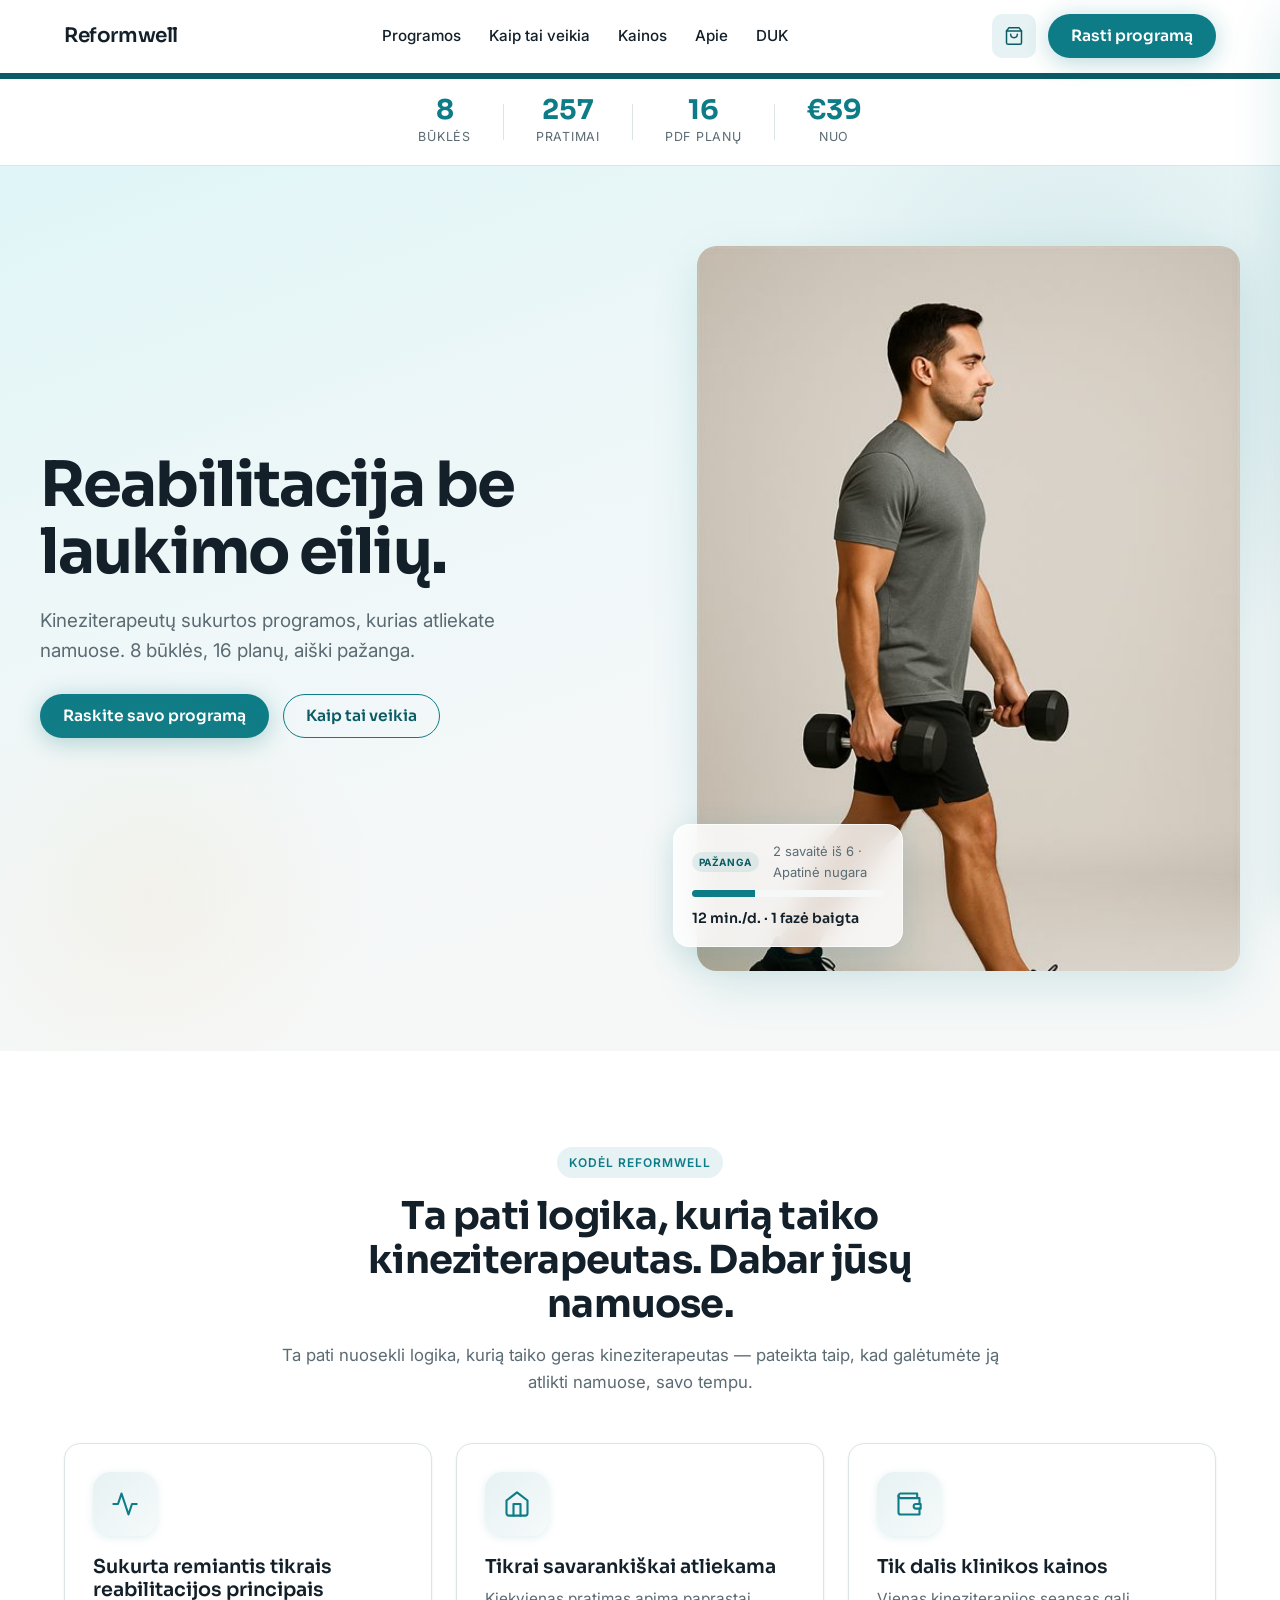
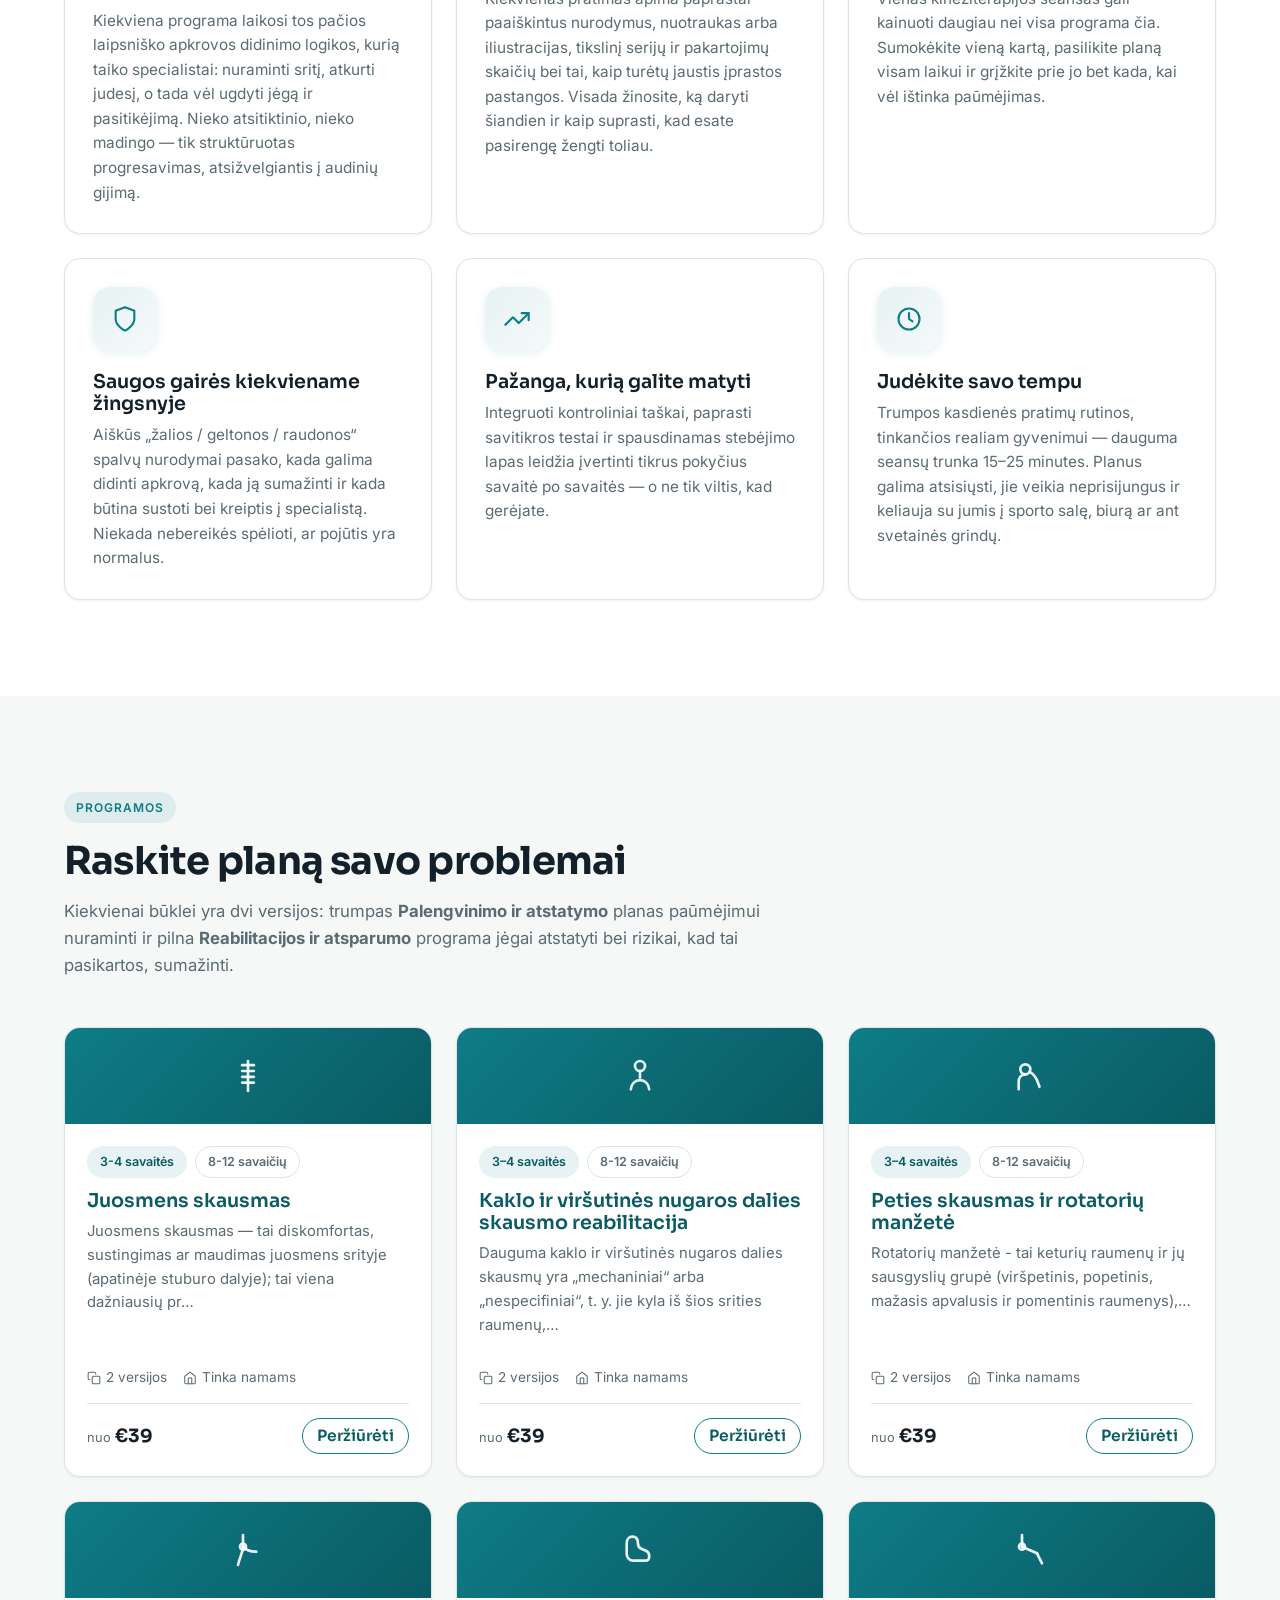
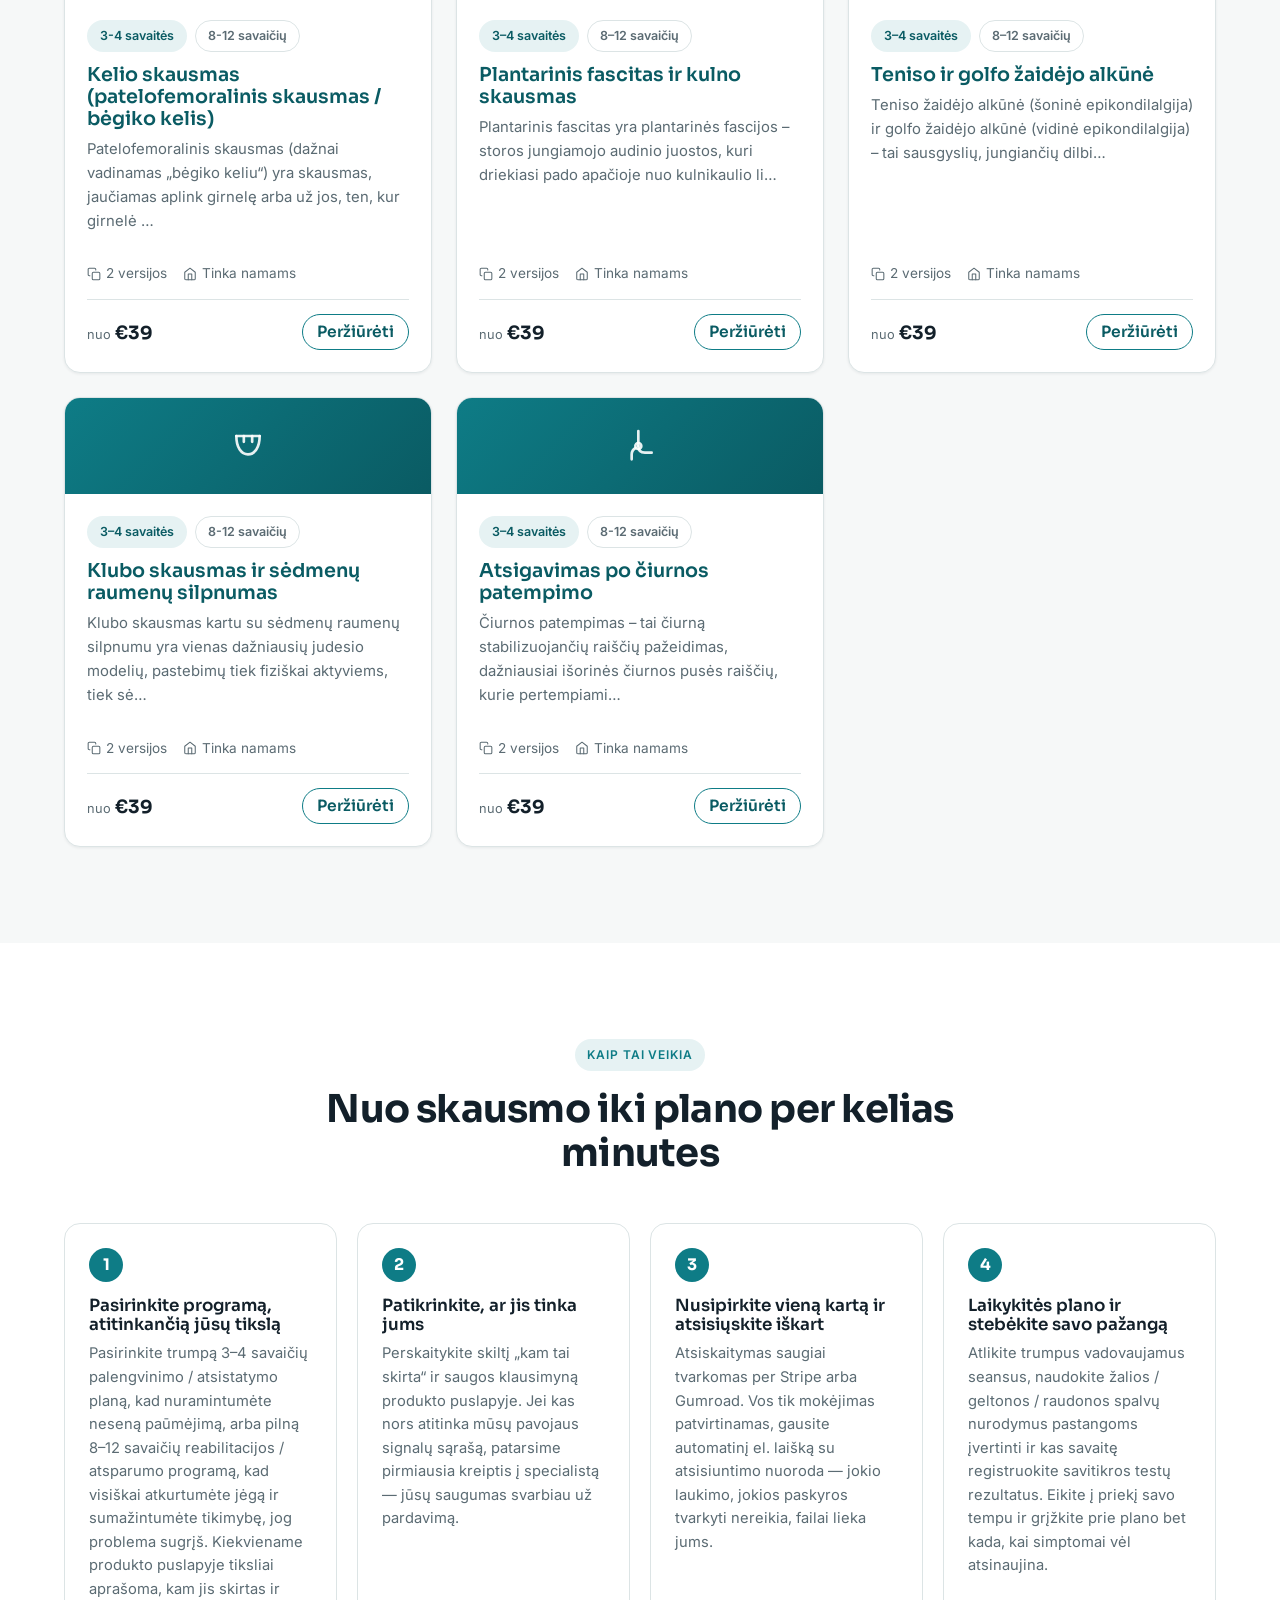
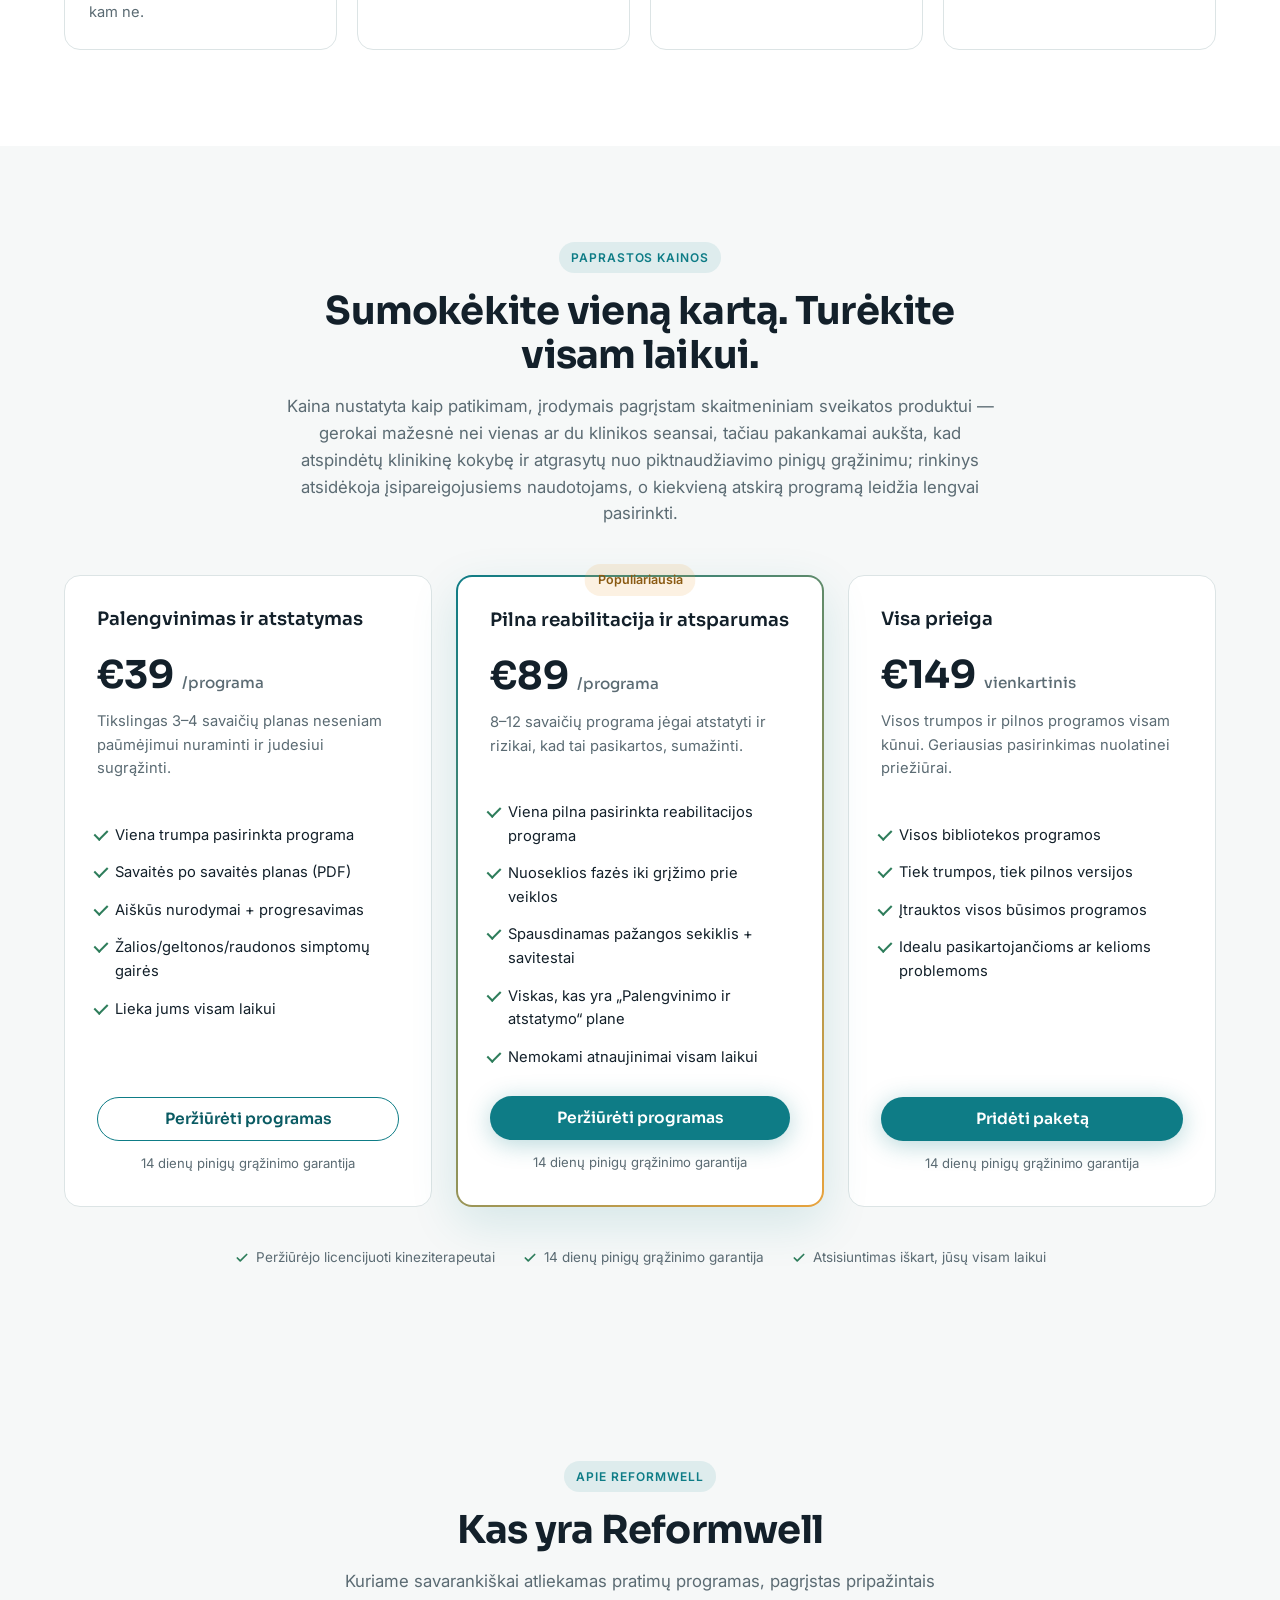
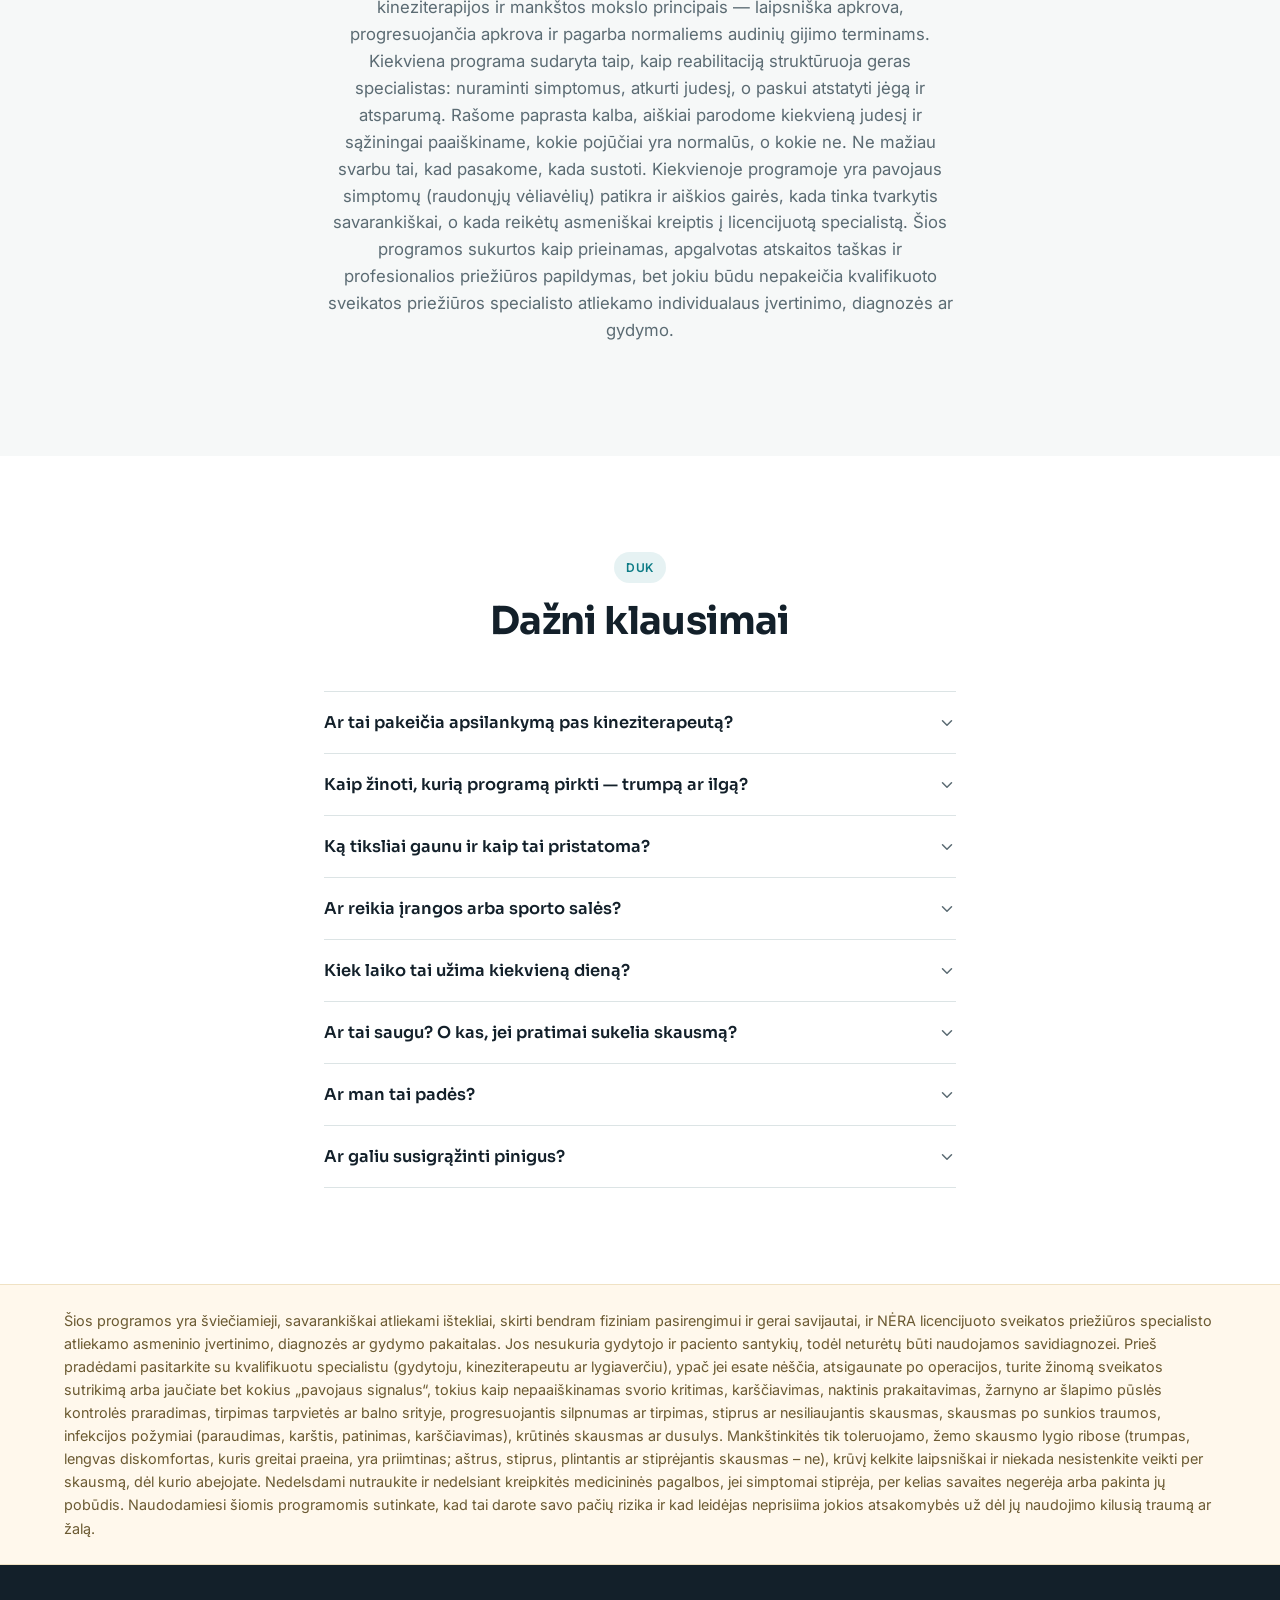
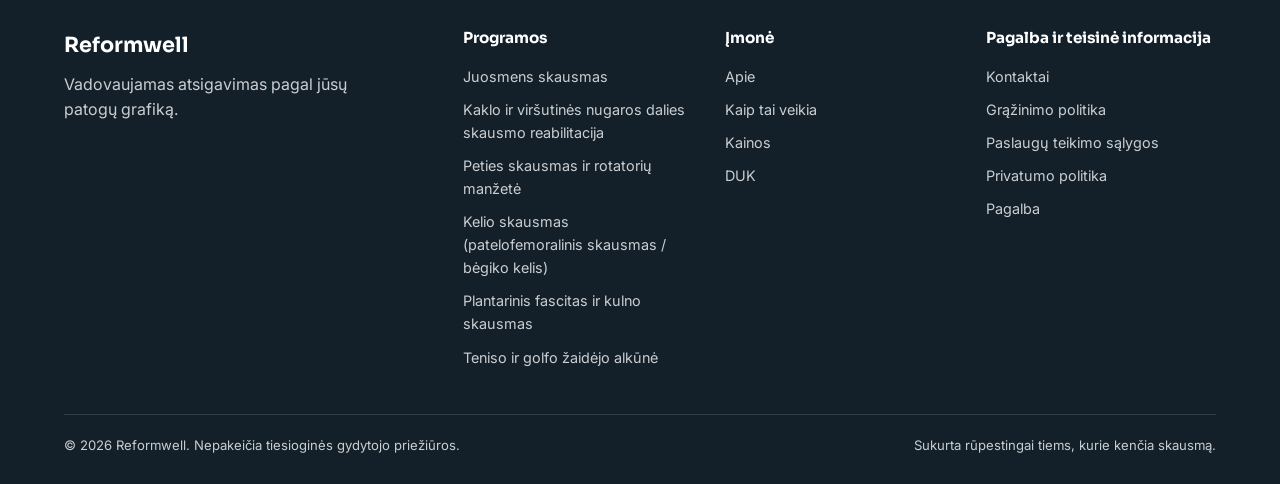
<file: index.html>
<!DOCTYPE html>
<html lang="lt">
<head>
  <meta charset="UTF-8" />
  <meta name="viewport" content="width=device-width, initial-scale=1.0" />
  <title>Reformwell — klinikų sukurtos reabilitacijos programos dažniausioms traumoms</title>
  <meta name="description" content="Įrodymais pagrįstos, savarankiškai atliekamos kineziterapijos programos dažniausioms traumoms ir funkciniams sutrikimams. Trumpi palengvinimo planai ir pilnos reabilitacijos programos, kurias galite atlikti namuose." />
  <link rel="icon" href="favicon.svg" type="image/svg+xml" />
  <!-- Social share (Open Graph). After you pick a domain, set og:url and make og:image an ABSOLUTE url (e.g. https://yourdomain.com/og-image.png) for reliable link previews. -->
  <meta property="og:type" content="website" />
  <meta property="og:site_name" content="Reformwell" />
  <meta property="og:title" content="Reformwell — klinikų sukurtos reabilitacijos programos" />
  <meta property="og:description" content="Savarankiškai atliekamos kineziterapijos programos dažniausioms traumoms. Trumpi palengvinimo planai ir pilnos reabilitacijos programos, kurias atliksite namuose." />
  <meta property="og:image" content="https://reformwell.lt/og-image.png" />
  <meta name="twitter:card" content="summary_large_image" />
  <link rel="preconnect" href="https://fonts.googleapis.com" />
  <link rel="preconnect" href="https://fonts.gstatic.com" crossorigin />
  <link href="https://fonts.googleapis.com/css2?family=Sora:wght@500;600;700&family=Inter:wght@400;500;600&display=swap" rel="stylesheet" />
  <link rel="stylesheet" href="styles.css" />
</head>
<body>
  <!-- NAV -->
  <header class="nav" id="nav">
    <div class="container nav-inner">
      <a class="brand" href="index.html">Reformwell</a>
      <nav class="nav-links" id="navLinks">
        <a href="#programs">Programos</a>
        <a href="#how">Kaip tai veikia</a>
        <a href="#pricing">Kainos</a>
        <a href="#about">Apie</a>
        <a href="#faq">DUK</a>
      </nav>
      <div class="nav-actions">
        <button class="cart-btn" id="cartBtn" aria-label="Atidaryti krepšelį"><svg viewBox="0 0 24 24" fill="none" stroke="currentColor" stroke-width="1.8" stroke-linecap="round" stroke-linejoin="round" aria-hidden="true"><path d="M6 2 3 6v14a2 2 0 0 0 2 2h14a2 2 0 0 0 2-2V6l-3-4z"/><path d="M3 6h18"/><path d="M16 10a4 4 0 0 1-8 0"/></svg><span class="cart-count" id="cartCount" hidden>0</span></button>
        <a href="#programs" class="btn btn-primary">Rasti programą</a>
        <button class="nav-toggle" id="navToggle" aria-label="Meniu"><svg viewBox="0 0 24 24" fill="none" stroke="currentColor" stroke-width="2" stroke-linecap="round" aria-hidden="true"><line x1="3" y1="6" x2="21" y2="6"/><line x1="3" y1="12" x2="21" y2="12"/><line x1="3" y1="18" x2="21" y2="18"/></svg></button>
      </div>
    </div>
  </header>

  <!-- ACCENT BAR -->
  <div class="accent-bar"></div>

  <!-- STATS BAR -->
  <div class="stats-bar">
    <div class="container">
      <div class="stat"><span class="stat-n">8</span><span class="stat-l">būklės</span></div>
      <div class="stat-div"></div>
      <div class="stat"><span class="stat-n">257</span><span class="stat-l">pratimai</span></div>
      <div class="stat-div"></div>
      <div class="stat"><span class="stat-n">16</span><span class="stat-l">PDF planų</span></div>
      <div class="stat-div"></div>
      <div class="stat"><span class="stat-n">€39</span><span class="stat-l">nuo</span></div>
    </div>
  </div>

  <!-- HERO -->
  <section class="hero">
    <div class="container hero-grid">
      <div>
        <h1 id="heroHeadline"></h1>
        <p class="hero-sub" id="heroSub"></p>
        <div class="hero-cta">
          <a href="#programs" class="btn btn-primary" id="heroCta">Peržiūrėti programas</a>
          <a href="#how" class="btn btn-outline">Kaip tai veikia</a>
        </div>
      </div>
      <div class="hero-media">
        <div class="hero-card-img"><img src="assets/exercises/farmer-s-carry.jpg" alt="Žmogus atlieka kineziterapijos pratimą" loading="eager" /></div>
        <div class="float-card">
          <div class="fc-top"><span class="fc-tag">Pažanga</span> 2 savaitė iš 6 · Apatinė nugara</div>
          <div class="fc-bar"><i></i></div>
          <div class="fc-title">12 min./d. · 1 fazė baigta</div>
        </div>
      </div>
    </div>
  </section>

  <!-- VALUE PROPS -->
  <section class="section section--surface">
    <div class="container">
      <div class="section-head center">
        <span class="eyebrow">Kodėl Reformwell</span>
        <h2>Ta pati logika, kurią taiko kineziterapeutas. Dabar jūsų namuose.</h2>
        <p>Ta pati nuosekli logika, kurią taiko geras kineziterapeutas — pateikta taip, kad galėtumėte ją atlikti namuose, savo tempu.</p>
      </div>
      <div class="grid-3" id="valueProps"></div>
    </div>
  </section>

  <!-- PROGRAMS -->
  <section class="section" id="programs">
    <div class="container">
      <div class="section-head">
        <span class="eyebrow">Programos</span>
        <h2>Raskite planą savo problemai</h2>
        <p>Kiekvienai būklei yra dvi versijos: trumpas <b>Palengvinimo ir atstatymo</b> planas paūmėjimui nuraminti ir pilna <b>Reabilitacijos ir atsparumo</b> programa jėgai atstatyti bei rizikai, kad tai pasikartos, sumažinti.</p>
      </div>
      <div class="cards" id="catalog"></div>
    </div>
  </section>

  <!-- HOW IT WORKS -->
  <section class="section section--surface" id="how">
    <div class="container">
      <div class="section-head center">
        <span class="eyebrow">Kaip tai veikia</span>
        <h2>Nuo skausmo iki plano per kelias minutes</h2>
      </div>
      <div class="steps" id="howItWorks"></div>
    </div>
  </section>

  <!-- PRICING -->
  <section class="section" id="pricing">
    <div class="container">
      <div class="section-head center">
        <span class="eyebrow">Paprastos kainos</span>
        <h2>Sumokėkite vieną kartą. Turėkite visam laikui.</h2>
        <p id="pricingRationale"></p>
      </div>
      <div class="tiers" id="tiers"></div>
      <div class="trust-row">
        <span><svg class="ic-check" viewBox="0 0 24 24" fill="none" stroke="currentColor" stroke-width="3" stroke-linecap="round" stroke-linejoin="round" aria-hidden="true"><polyline points="20 6 9 17 4 12"/></svg>Peržiūrėjo licencijuoti kineziterapeutai</span>
        <span><svg class="ic-check" viewBox="0 0 24 24" fill="none" stroke="currentColor" stroke-width="3" stroke-linecap="round" stroke-linejoin="round" aria-hidden="true"><polyline points="20 6 9 17 4 12"/></svg>14 dienų pinigų grąžinimo garantija</span>
        <span><svg class="ic-check" viewBox="0 0 24 24" fill="none" stroke="currentColor" stroke-width="3" stroke-linecap="round" stroke-linejoin="round" aria-hidden="true"><polyline points="20 6 9 17 4 12"/></svg>Atsisiuntimas iškart, jūsų visam laikui</span>
      </div>
    </div>
  </section>

  <!-- ABOUT -->
  <section class="section" id="about">
    <div class="container narrow center">
      <span class="eyebrow">Apie Reformwell</span>
      <h2>Kas yra Reformwell</h2>
      <p id="aboutCopy" style="font-size:1.05rem;color:var(--muted)"></p>
    </div>
  </section>

  <!-- FAQ -->
  <section class="section section--surface" id="faq">
    <div class="container narrow">
      <div class="section-head center">
        <span class="eyebrow">DUK</span>
        <h2>Dažni klausimai</h2>
      </div>
      <div class="accordion" id="faqList"></div>
    </div>
  </section>

  <!-- DISCLAIMER -->
  <div class="disclaimer-band">
    <div class="container">
      <p id="disclaimer"></p>
    </div>
  </div>

  <!-- FOOTER -->
  <footer class="footer">
    <div class="container">
      <div class="footer-grid">
        <div>
          <div class="fbrand">Reformwell</div>
          <p id="footerTagline" style="max-width:320px"></p>
        </div>
        <div>
          <h4>Programos</h4>
          <ul id="footerPrograms"></ul>
        </div>
        <div>
          <h4>Įmonė</h4>
          <ul>
            <li><a href="#about">Apie</a></li>
            <li><a href="#how">Kaip tai veikia</a></li>
            <li><a href="#pricing">Kainos</a></li>
            <li><a href="#faq">DUK</a></li>
          </ul>
        </div>
        <div>
          <h4>Pagalba ir teisinė informacija</h4>
          <ul>
            <li><a href="mailto:info@reformwell.lt">Kontaktai</a></li>
            <li><a href="#" id="refundLink">Grąžinimo politika</a></li>
            <li><a href="terms.html">Paslaugų teikimo sąlygos</a></li>
            <li><a href="privacy.html">Privatumo politika</a></li>
            <li><a href="#faq">Pagalba</a></li>
          </ul>
        </div>
      </div>
      <div class="footer-bottom">
        <span>© <span id="year">2026</span> Reformwell. Nepakeičia tiesioginės gydytojo priežiūros.</span>
        <span>Sukurta rūpestingai tiems, kurie kenčia skausmą.</span>
      </div>
    </div>
  </footer>

  <!-- CART DRAWER -->
  <div class="overlay" id="overlay"></div>
  <aside class="drawer" id="drawer" aria-label="Pirkinių krepšelis">
    <div class="drawer-head">
      <h3>Jūsų krepšelis</h3>
      <button class="drawer-close" id="drawerClose" aria-label="Uždaryti"><svg viewBox="0 0 24 24" fill="none" stroke="currentColor" stroke-width="2" stroke-linecap="round" aria-hidden="true"><line x1="18" y1="6" x2="6" y2="18"/><line x1="6" y1="6" x2="18" y2="18"/></svg></button>
    </div>
    <div class="drawer-body" id="cartBody"></div>
    <div class="drawer-foot">
      <div class="cart-total"><span>Iš viso</span><span id="cartTotal">€0</span></div>
      <button class="btn btn-primary btn-block" id="checkoutBtn">Atsiskaityti</button>
    </div>
  </aside>

  <!-- MODAL -->
  <div class="modal" id="modal">
    <div class="modal-box">
      <button class="modal-close" id="modalClose" aria-label="Uždaryti"><svg viewBox="0 0 24 24" fill="none" stroke="currentColor" stroke-width="2" stroke-linecap="round" aria-hidden="true"><line x1="18" y1="6" x2="6" y2="18"/><line x1="6" y1="6" x2="18" y2="18"/></svg></button>
      <div id="modalContent"></div>
    </div>
  </div>

  <script src="data.js"></script>
  <script src="main.js"></script>
</body>
</html>
</file>
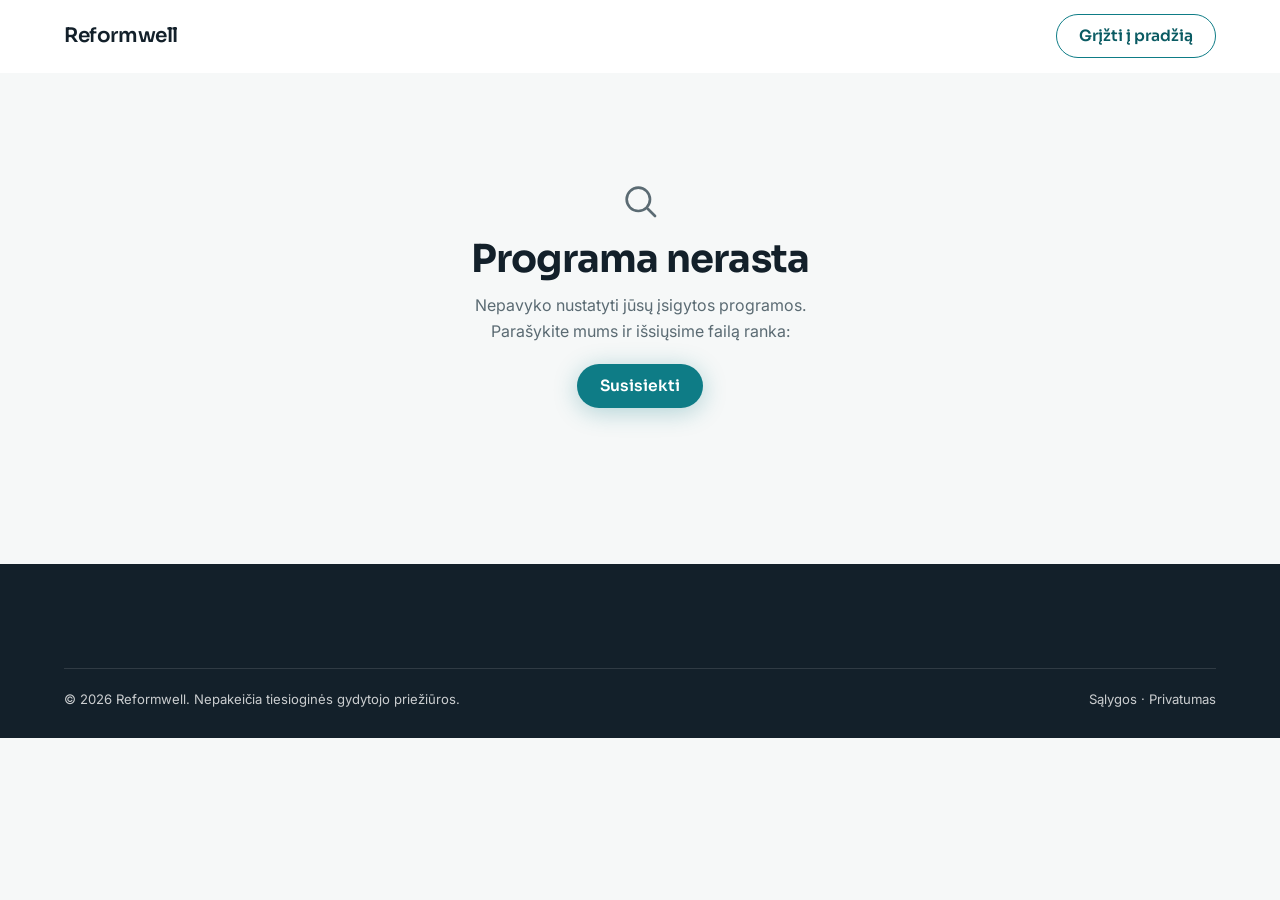
<file: download.html>
<!DOCTYPE html>
<html lang="lt">
<head>
  <meta charset="UTF-8" />
  <meta name="viewport" content="width=device-width, initial-scale=1.0" />
  <title>Atsisiuntimas — Reformwell</title>
  <meta name="robots" content="noindex, nofollow" />
  <link rel="icon" href="favicon.svg" type="image/svg+xml" />
  <link rel="preconnect" href="https://fonts.googleapis.com" />
  <link rel="preconnect" href="https://fonts.gstatic.com" crossorigin />
  <link href="https://fonts.googleapis.com/css2?family=Sora:wght@500;600;700&family=Inter:wght@400;500;600&display=swap" rel="stylesheet" />
  <link rel="stylesheet" href="styles.css" />
  <style>
    .dl-wrap { max-width: 640px; margin: 0 auto; padding: 48px 20px 80px; }
    .dl-badge { display: inline-flex; align-items: center; gap: 8px; background: #e8f8f0; color: #1a7a4a; border-radius: 999px; padding: 6px 16px; font-size: 0.85rem; font-weight: 600; margin-bottom: 28px; }
    .dl-badge svg { width: 16px; height: 16px; }
    .dl-title { font-family: var(--font-head); font-size: clamp(1.5rem, 4vw, 2.2rem); font-weight: 700; color: var(--text); margin-bottom: 8px; line-height: 1.2; }
    .dl-subtitle { color: var(--muted); font-size: 1rem; margin-bottom: 36px; line-height: 1.6; }
    .dl-card { background: var(--surface); border: 1px solid var(--border); border-radius: 20px; padding: 32px; margin-bottom: 16px; }
    .dl-card-name { font-family: var(--font-head); font-weight: 600; font-size: 1.05rem; color: var(--text); margin-bottom: 20px; }
    .dl-btn { display: flex; align-items: center; justify-content: center; gap: 10px; width: 100%; background: var(--primary); color: #fff; border: none; border-radius: 999px; padding: 16px 24px; font-size: 1rem; font-weight: 600; font-family: var(--font-head); text-decoration: none; cursor: pointer; box-shadow: 0 4px 24px rgba(14,124,134,0.30); transition: transform .18s ease, box-shadow .18s ease; }
    .dl-btn:hover { transform: translateY(-2px); box-shadow: 0 8px 32px rgba(14,124,134,0.40); }
    .dl-btn svg { width: 20px; height: 20px; flex-shrink: 0; }
    .dl-note { font-size: 0.82rem; color: var(--muted); text-align: center; margin-top: 12px; }
    .dl-group-label { font-size: 0.78rem; text-transform: uppercase; letter-spacing: 0.08em; color: var(--muted); font-weight: 600; margin: 28px 0 12px; padding-bottom: 8px; border-bottom: 1px solid var(--border); }
    .dl-bundle-item { display: flex; align-items: center; justify-content: space-between; padding: 14px 0; border-bottom: 1px solid var(--border); gap: 12px; }
    .dl-bundle-item:last-child { border-bottom: none; }
    .dl-bundle-name { font-size: 0.93rem; color: var(--text); flex: 1; line-height: 1.4; }
    .dl-bundle-type { font-size: 0.75rem; color: var(--muted); margin-top: 2px; }
    .dl-bundle-btn { display: inline-flex; align-items: center; gap: 6px; background: var(--primary-tint); color: var(--primary-dark); border-radius: 999px; padding: 8px 16px; font-size: 0.83rem; font-weight: 600; text-decoration: none; white-space: nowrap; transition: background .15s; flex-shrink: 0; }
    .dl-bundle-btn:hover { background: rgba(14,124,134,0.15); }
    .dl-support { background: var(--bg); border-radius: 14px; padding: 20px; margin-top: 28px; text-align: center; font-size: 0.88rem; color: var(--muted); line-height: 1.6; }
    .dl-support a { color: var(--primary-dark); font-weight: 600; text-decoration: none; }
    .dl-error { text-align: center; padding: 60px 20px; }
    .dl-error .err-icon { color: var(--muted); margin-bottom: 16px; line-height: 0; }
    .dl-error .err-icon svg { width: 40px; height: 40px; }
    .dl-error h2 { font-family: var(--font-head); margin-bottom: 12px; }
    .dl-error p { color: var(--muted); line-height: 1.6; }
  </style>
</head>
<body>
  <header class="nav" id="nav" style="position:static">
    <div class="container nav-inner">
      <a class="brand" href="index.html">Reformwell</a>
      <div class="nav-actions"><a href="index.html" class="btn btn-outline">Grįžti į pradžią</a></div>
    </div>
  </header>

  <main>
    <div class="dl-wrap" id="dl-content">
      <div style="text-align:center;padding:60px 0;color:var(--muted)">Kraunama…</div>
    </div>
  </main>

  <footer class="footer">
    <div class="container">
      <div class="footer-bottom">
        <span>© 2026 Reformwell. Nepakeičia tiesioginės gydytojo priežiūros.</span>
        <span><a href="terms.html">Sąlygos</a> · <a href="privacy.html">Privatumas</a></span>
      </div>
    </div>
  </footer>

  <script>
  (function () {
    /* ---------------------------------------------------------------
       GOOGLE DRIVE NUORODOS
       Kaip užpildyti:
         1. Įkelk PDF į Google Drive
         2. Dešinys pelės mygtukas → "Bendrinti" → "Visi su nuoroda"
         3. Nukopijuok ID iš URL:
            https://drive.google.com/file/d/ >>> FILE_ID <<< /view
         4. Įklijuok ID vietoje DRIVE_ID_...
    --------------------------------------------------------------- */
    var DRIVE = {
      "low-back-pain__short":      "DRIVE_ID_low-back-pain-short",
      "low-back-pain__long":       "DRIVE_ID_low-back-pain-long",
      "neck-pain__short":          "DRIVE_ID_neck-pain-short",
      "neck-pain__long":           "DRIVE_ID_neck-pain-long",
      "shoulder__short":           "DRIVE_ID_shoulder-short",
      "shoulder__long":            "DRIVE_ID_shoulder-long",
      "knee-pain__short":          "DRIVE_ID_knee-pain-short",
      "knee-pain__long":           "DRIVE_ID_knee-pain-long",
      "plantar-fasciitis__short":  "DRIVE_ID_plantar-fasciitis-short",
      "plantar-fasciitis__long":   "DRIVE_ID_plantar-fasciitis-long",
      "tennis-elbow__short":       "DRIVE_ID_tennis-elbow-short",
      "tennis-elbow__long":        "DRIVE_ID_tennis-elbow-long",
      "hip-glute__short":          "DRIVE_ID_hip-glute-short",
      "hip-glute__long":           "DRIVE_ID_hip-glute-long",
      "ankle-sprain__short":       "DRIVE_ID_ankle-sprain-short",
      "ankle-sprain__long":        "DRIVE_ID_ankle-sprain-long"
    };

    var PRODUCTS = {
      "low-back-pain__short":     { name: "Juosmens skausmas", type: "Palengvinimo ir atstatymo planas" },
      "low-back-pain__long":      { name: "Juosmens skausmas", type: "Reabilitacijos ir atsparumo programa" },
      "neck-pain__short":         { name: "Kaklo ir nugaros skausmas", type: "Palengvinimo ir atstatymo planas" },
      "neck-pain__long":          { name: "Kaklo ir nugaros skausmas", type: "Reabilitacijos ir atsparumo programa" },
      "shoulder__short":          { name: "Peties skausmas", type: "Palengvinimo ir atstatymo planas" },
      "shoulder__long":           { name: "Peties skausmas", type: "Reabilitacijos ir atsparumo programa" },
      "knee-pain__short":         { name: "Kelio skausmas", type: "Palengvinimo ir atstatymo planas" },
      "knee-pain__long":          { name: "Kelio skausmas", type: "Reabilitacijos ir atsparumo programa" },
      "plantar-fasciitis__short": { name: "Plantarinis fascitas", type: "Palengvinimo ir atstatymo planas" },
      "plantar-fasciitis__long":  { name: "Plantarinis fascitas", type: "Reabilitacijos ir atsparumo programa" },
      "tennis-elbow__short":      { name: "Teniso alkūnė", type: "Palengvinimo ir atstatymo planas" },
      "tennis-elbow__long":       { name: "Teniso alkūnė", type: "Reabilitacijos ir atsparumo programa" },
      "hip-glute__short":         { name: "Klubo ir sėdmenų skausmas", type: "Palengvinimo ir atstatymo planas" },
      "hip-glute__long":          { name: "Klubo ir sėdmenų skausmas", type: "Reabilitacijos ir atsparumo programa" },
      "ankle-sprain__short":      { name: "Čiurnos patempimas", type: "Palengvinimo ir atstatymo planas" },
      "ankle-sprain__long":       { name: "Čiurnos patempimas", type: "Reabilitacijos ir atsparumo programa" }
    };

    var BUNDLE_ORDER = [
      "low-back-pain", "neck-pain", "shoulder", "knee-pain",
      "plantar-fasciitis", "tennis-elbow", "hip-glute", "ankle-sprain"
    ];

    function driveUrl(id) {
      return "https://drive.google.com/uc?export=download&id=" + id;
    }

    function dlIcon() {
      return '<svg viewBox="0 0 24 24" fill="none" stroke="currentColor" stroke-width="2.2" stroke-linecap="round" stroke-linejoin="round"><path d="M21 15v4a2 2 0 0 1-2 2H5a2 2 0 0 1-2-2v-4"/><polyline points="7 10 12 15 17 10"/><line x1="12" y1="15" x2="12" y2="3"/></svg>';
    }

    function checkIcon() {
      return '<svg viewBox="0 0 24 24" fill="none" stroke="currentColor" stroke-width="2.5" stroke-linecap="round" stroke-linejoin="round"><polyline points="20 6 9 17 4 12"/></svg>';
    }

    function supportBlock() {
      return '<div class="dl-support">Klausimai? Rašykite: <a href="mailto:info@reformwell.lt">info@reformwell.lt</a><br>Atsakome per 1 darbo dieną. 14 dienų pinigų grąžinimo garantija.</div>';
    }

    var sku = new URLSearchParams(location.search).get("sku") || "";
    var wrap = document.getElementById("dl-content");

    if (sku === "all-access") {
      var bundleItems = BUNDLE_ORDER.map(function (slug) {
        var short = slug + "__short";
        var long = slug + "__long";
        var ps = PRODUCTS[short];
        var pl = PRODUCTS[long];
        return '<div class="dl-group-label">' + (ps ? ps.name : slug) + '</div>' +
          '<div class="dl-bundle-item">' +
          '<div><div class="dl-bundle-name">' + (ps ? ps.type : "Trumpas") + '</div></div>' +
          '<a class="dl-bundle-btn" href="' + driveUrl(DRIVE[short]) + '" download>' + dlIcon() + ' Atsisiųsti</a>' +
          '</div>' +
          '<div class="dl-bundle-item">' +
          '<div><div class="dl-bundle-name">' + (pl ? pl.type : "Pilnas") + '</div></div>' +
          '<a class="dl-bundle-btn" href="' + driveUrl(DRIVE[long]) + '" download>' + dlIcon() + ' Atsisiųsti</a>' +
          '</div>';
      }).join("");

      wrap.innerHTML =
        '<div class="dl-badge">' + checkIcon() + ' Pirkimas patvirtintas</div>' +
        '<div class="dl-title">Visa Reformwell biblioteka</div>' +
        '<div class="dl-subtitle">Visi 16 programų PDF\'ai žemiau. Nuorodos jūsų visam laikui — galite atsisiųsti bet kada.</div>' +
        '<div class="dl-card">' + bundleItems + '</div>' +
        supportBlock();

    } else if (PRODUCTS[sku]) {
      var p = PRODUCTS[sku];
      var id = DRIVE[sku];
      wrap.innerHTML =
        '<div class="dl-badge">' + checkIcon() + ' Pirkimas patvirtintas</div>' +
        '<div class="dl-title">Ačiū! Programa paruošta.</div>' +
        '<div class="dl-subtitle">Sėkmingai įsigijote <strong>' + p.name + ' — ' + p.type + '</strong>. Atsisiųskite PDF\'ą žemiau.</div>' +
        '<div class="dl-card">' +
        '<div class="dl-card-name">' + p.name + '<br><span style="font-weight:400;color:var(--muted);font-size:0.92rem">' + p.type + '</span></div>' +
        '<a class="dl-btn" href="' + driveUrl(id) + '" download>' + dlIcon() + ' Atsisiųsti PDF</a>' +
        '<p class="dl-note">PDF failas · atsidaro telefone, planšetėje ir kompiuteryje · jūsų visam laikui</p>' +
        '</div>' +
        supportBlock();

    } else {
      wrap.innerHTML =
        '<div class="dl-error">' +
        '<div class="err-icon"><svg viewBox="0 0 24 24" fill="none" stroke="currentColor" stroke-width="1.6" stroke-linecap="round" stroke-linejoin="round" aria-hidden="true"><circle cx="11" cy="11" r="7"/><line x1="21" y1="21" x2="16.65" y2="16.65"/></svg></div>' +
        '<h2>Programa nerasta</h2>' +
        '<p>Nepavyko nustatyti jūsų įsigytos programos.<br>Parašykite mums ir išsiųsime failą ranka:</p>' +
        '<p style="margin-top:20px"><a href="mailto:info@reformwell.lt" class="btn btn-primary">Susisiekti</a></p>' +
        '</div>';
    }
  })();
  </script>
</body>
</html>
</file>
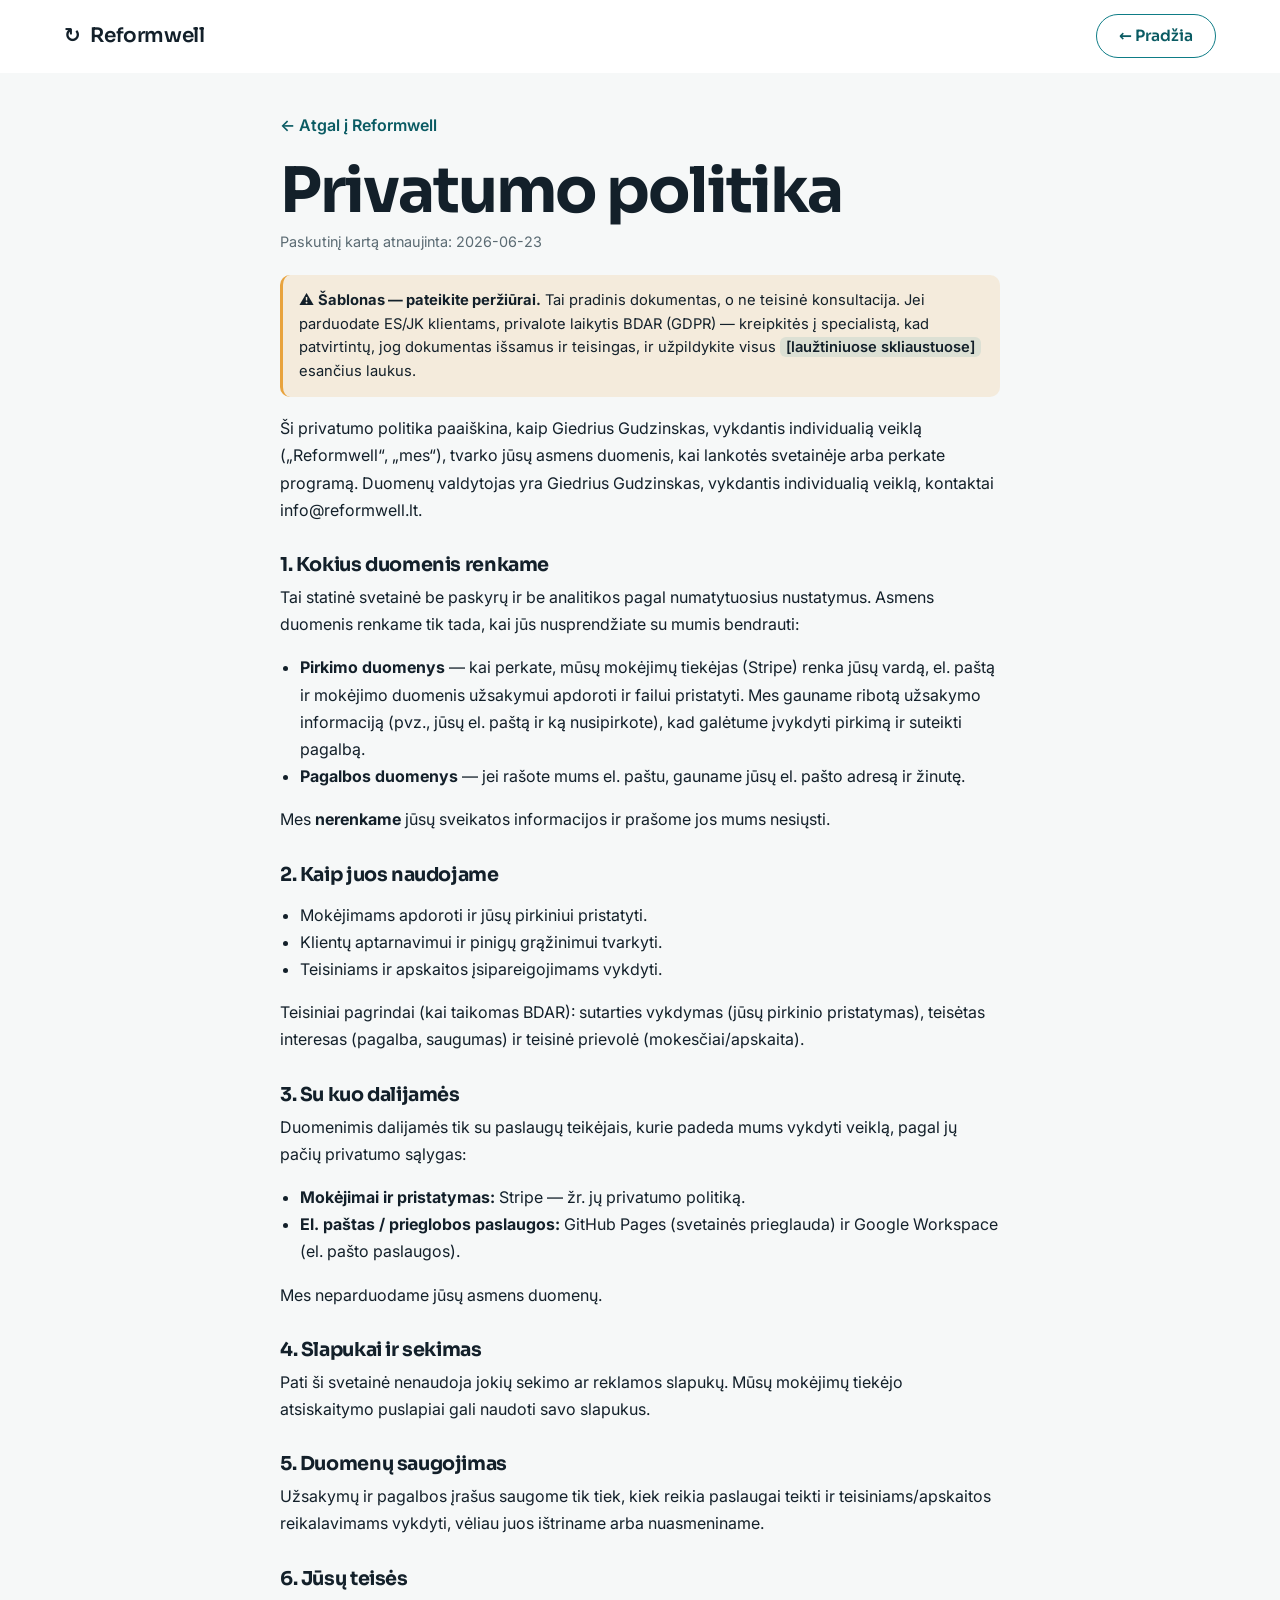
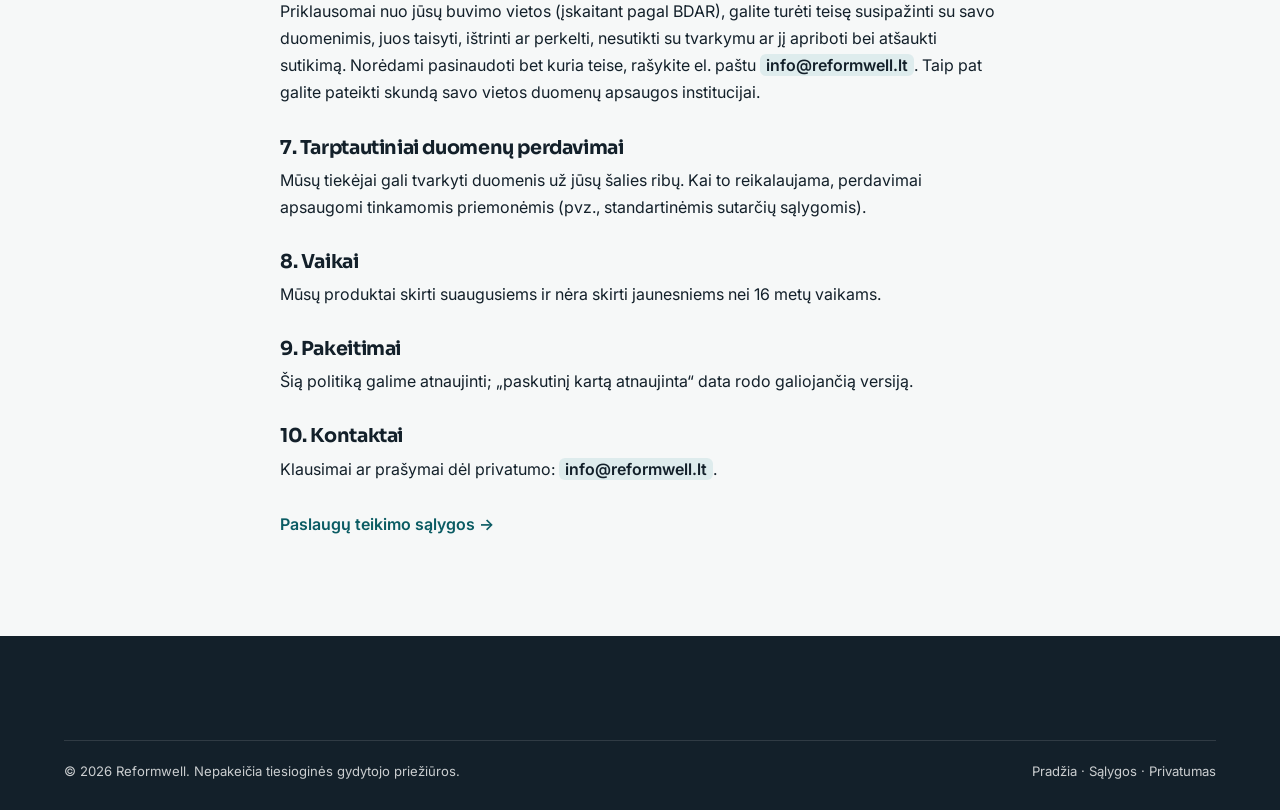
<file: privacy.html>
<!DOCTYPE html>
<html lang="lt">
<head>
  <meta charset="UTF-8" />
  <meta name="viewport" content="width=device-width, initial-scale=1.0" />
  <title>Privatumo politika — Reformwell</title>
  <meta name="description" content="Reformwell privatumo politika — kokius duomenis renkame ir kaip juos naudojame." />
  <meta name="robots" content="noindex" />
  <link rel="icon" href="favicon.svg" type="image/svg+xml" />
  <link rel="preconnect" href="https://fonts.googleapis.com" />
  <link rel="preconnect" href="https://fonts.gstatic.com" crossorigin />
  <link href="https://fonts.googleapis.com/css2?family=Sora:wght@500;600;700&family=Inter:wght@400;500;600&display=swap" rel="stylesheet" />
  <link rel="stylesheet" href="styles.css" />
  <style>
    .legal{ max-width:760px; margin:0 auto; padding:40px 20px 64px; }
    .legal h1{ margin:0 0 6px; }
    .legal .updated{ color:var(--muted); font-size:.9rem; margin-bottom:22px; }
    .legal h2{ font-size:1.2rem; margin:30px 0 8px; }
    .legal p, .legal li{ color:var(--text); font-size:1rem; line-height:1.7; }
    .legal ul{ padding-left:20px; }
    .legal .note{ background:var(--accent-tint); border-left:3px solid var(--accent); border-radius:10px; padding:14px 16px; margin:18px 0; font-size:.92rem; }
    .legal a.back{ display:inline-block; margin-bottom:18px; color:var(--primary-dark); font-weight:600; text-decoration:none; }
    .legal .fill{ background:var(--primary-tint); padding:1px 6px; border-radius:6px; font-weight:600; }
  </style>
</head>
<body>
  <header class="nav" id="nav" style="position:static">
    <div class="container nav-inner">
      <a class="brand" href="index.html"><span class="mark">↻</span> Reformwell</a>
      <div class="nav-actions"><a href="index.html" class="btn btn-outline">← Pradžia</a></div>
    </div>
  </header>

  <main class="legal">
    <a class="back" href="index.html">← Atgal į Reformwell</a>
    <h1>Privatumo politika</h1>
    <div class="updated">Paskutinį kartą atnaujinta: 2026-06-23</div>

    <div class="note">⚠️ <b>Šablonas — pateikite peržiūrai.</b> Tai pradinis dokumentas, o ne teisinė konsultacija. Jei parduodate ES/JK klientams, privalote laikytis BDAR (GDPR) — kreipkitės į specialistą, kad patvirtintų, jog dokumentas išsamus ir teisingas, ir užpildykite visus <span class="fill">[laužtiniuose skliaustuose]</span> esančius laukus.</div>

    <p>Ši privatumo politika paaiškina, kaip Giedrius Gudzinskas, vykdantis individualią veiklą („Reformwell“, „mes“), tvarko jūsų asmens duomenis, kai lankotės svetainėje arba perkate programą. Duomenų valdytojas yra Giedrius Gudzinskas, vykdantis individualią veiklą, kontaktai info@reformwell.lt.</p>

    <h2>1. Kokius duomenis renkame</h2>
    <p>Tai statinė svetainė be paskyrų ir be analitikos pagal numatytuosius nustatymus. Asmens duomenis renkame tik tada, kai jūs nusprendžiate su mumis bendrauti:</p>
    <ul>
      <li><b>Pirkimo duomenys</b> — kai perkate, mūsų mokėjimų tiekėjas (Stripe) renka jūsų vardą, el. paštą ir mokėjimo duomenis užsakymui apdoroti ir failui pristatyti. Mes gauname ribotą užsakymo informaciją (pvz., jūsų el. paštą ir ką nusipirkote), kad galėtume įvykdyti pirkimą ir suteikti pagalbą.</li>
      <li><b>Pagalbos duomenys</b> — jei rašote mums el. paštu, gauname jūsų el. pašto adresą ir žinutę.</li>
    </ul>
    <p>Mes <b>nerenkame</b> jūsų sveikatos informacijos ir prašome jos mums nesiųsti.</p>

    <h2>2. Kaip juos naudojame</h2>
    <ul>
      <li>Mokėjimams apdoroti ir jūsų pirkiniui pristatyti.</li>
      <li>Klientų aptarnavimui ir pinigų grąžinimui tvarkyti.</li>
      <li>Teisiniams ir apskaitos įsipareigojimams vykdyti.</li>
    </ul>
    <p>Teisiniai pagrindai (kai taikomas BDAR): sutarties vykdymas (jūsų pirkinio pristatymas), teisėtas interesas (pagalba, saugumas) ir teisinė prievolė (mokesčiai/apskaita).</p>

    <h2>3. Su kuo dalijamės</h2>
    <p>Duomenimis dalijamės tik su paslaugų teikėjais, kurie padeda mums vykdyti veiklą, pagal jų pačių privatumo sąlygas:</p>
    <ul>
      <li><b>Mokėjimai ir pristatymas:</b> Stripe — žr. jų privatumo politiką.</li>
      <li><b>El. paštas / prieglobos paslaugos:</b> GitHub Pages (svetainės prieglauda) ir Google Workspace (el. pašto paslaugos).</li>
    </ul>
    <p>Mes neparduodame jūsų asmens duomenų.</p>

    <h2>4. Slapukai ir sekimas</h2>
    <p>Pati ši svetainė nenaudoja jokių sekimo ar reklamos slapukų. Mūsų mokėjimų tiekėjo atsiskaitymo puslapiai gali naudoti savo slapukus.<!-- Maintainer note: if you later add analytics or ads, update this section and add a cookie notice. --></p>

    <h2>5. Duomenų saugojimas</h2>
    <p>Užsakymų ir pagalbos įrašus saugome tik tiek, kiek reikia paslaugai teikti ir teisiniams/apskaitos reikalavimams vykdyti, vėliau juos ištriname arba nuasmeniname.</p>

    <h2>6. Jūsų teisės</h2>
    <p>Priklausomai nuo jūsų buvimo vietos (įskaitant pagal BDAR), galite turėti teisę susipažinti su savo duomenimis, juos taisyti, ištrinti ar perkelti, nesutikti su tvarkymu ar jį apriboti bei atšaukti sutikimą. Norėdami pasinaudoti bet kuria teise, rašykite el. paštu <span class="fill">info@reformwell.lt</span>. Taip pat galite pateikti skundą savo vietos duomenų apsaugos institucijai.</p>

    <h2>7. Tarptautiniai duomenų perdavimai</h2>
    <p>Mūsų tiekėjai gali tvarkyti duomenis už jūsų šalies ribų. Kai to reikalaujama, perdavimai apsaugomi tinkamomis priemonėmis (pvz., standartinėmis sutarčių sąlygomis).</p>

    <h2>8. Vaikai</h2>
    <p>Mūsų produktai skirti suaugusiems ir nėra skirti jaunesniems nei 16 metų vaikams.</p>

    <h2>9. Pakeitimai</h2>
    <p>Šią politiką galime atnaujinti; „paskutinį kartą atnaujinta“ data rodo galiojančią versiją.</p>

    <h2>10. Kontaktai</h2>
    <p>Klausimai ar prašymai dėl privatumo: <span class="fill">info@reformwell.lt</span>.</p>

    <p style="margin-top:28px"><a class="back" href="terms.html">Paslaugų teikimo sąlygos →</a></p>
  </main>

  <footer class="footer">
    <div class="container">
      <div class="footer-bottom">
        <span>© 2026 Reformwell. Nepakeičia tiesioginės gydytojo priežiūros.</span>
        <span><a href="index.html">Pradžia</a> · <a href="terms.html">Sąlygos</a> · <a href="privacy.html">Privatumas</a></span>
      </div>
    </div>
  </footer>
</body>
</html>
</file>
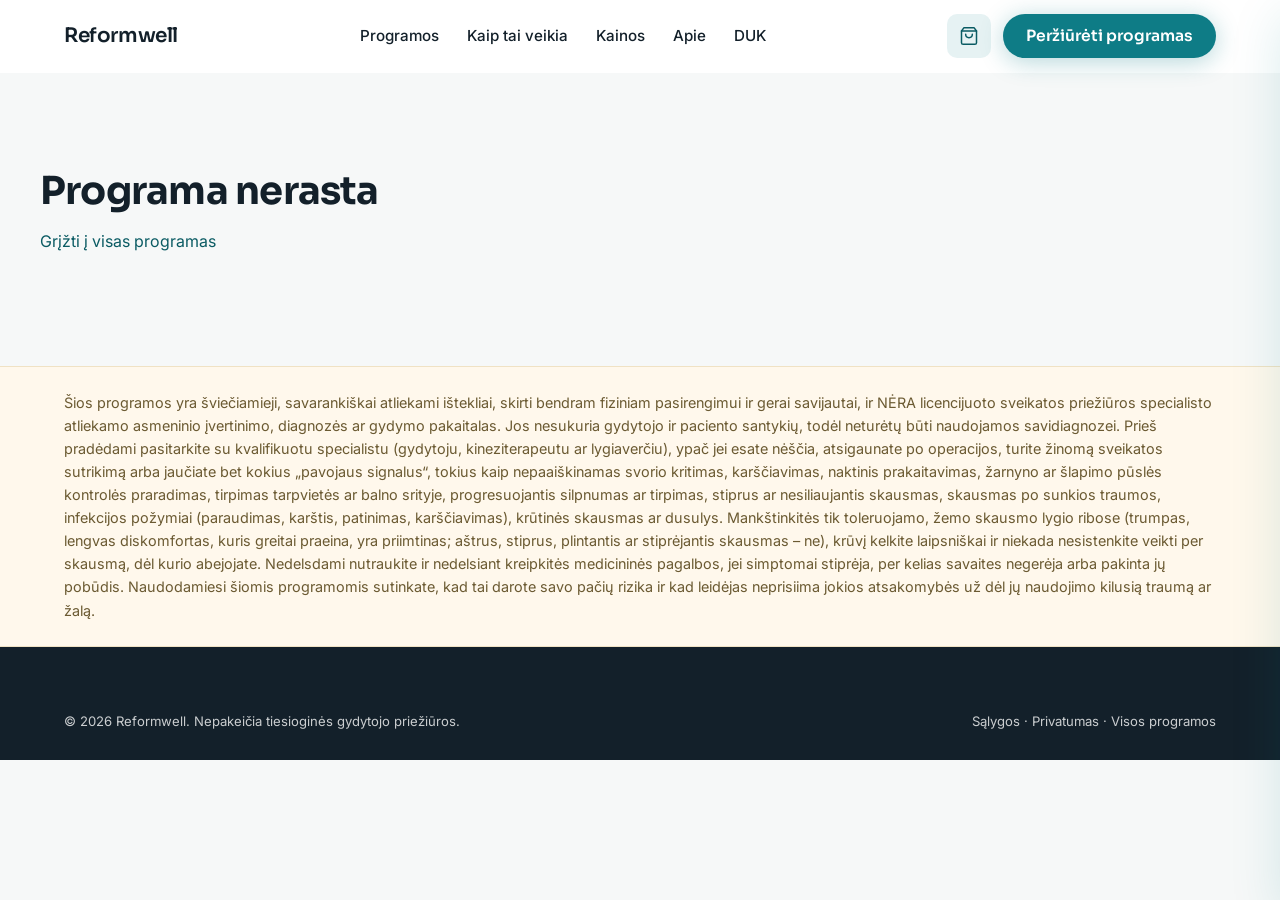
<file: program.html>
<!DOCTYPE html>
<html lang="lt">
<head>
  <meta charset="UTF-8" />
  <meta name="viewport" content="width=device-width, initial-scale=1.0" />
  <title>Programa — Reformwell</title>
  <meta name="description" content="Klinikų sukurta, savarankiškai atliekama reabilitacijos programa, kurią galite atlikti namuose." />
  <link rel="icon" href="favicon.svg" type="image/svg+xml" />
  <meta property="og:type" content="website" />
  <meta property="og:site_name" content="Reformwell" />
  <meta property="og:title" content="Reformwell reabilitacijos programa" />
  <meta property="og:description" content="Klinikų sukurta, savarankiškai atliekama reabilitacijos programa, kurią galite atlikti namuose." />
  <meta property="og:image" content="og-image.png" />
  <meta name="twitter:card" content="summary_large_image" />
  <link rel="preconnect" href="https://fonts.googleapis.com" />
  <link rel="preconnect" href="https://fonts.gstatic.com" crossorigin />
  <link href="https://fonts.googleapis.com/css2?family=Sora:wght@500;600;700&family=Inter:wght@400;500;600&display=swap" rel="stylesheet" />
  <link rel="stylesheet" href="styles.css" />
</head>
<body>
  <header class="nav" id="nav">
    <div class="container nav-inner">
      <a class="brand" href="index.html">Reformwell</a>
      <nav class="nav-links" id="navLinks">
        <a href="index.html#programs">Programos</a>
        <a href="index.html#how">Kaip tai veikia</a>
        <a href="index.html#pricing">Kainos</a>
        <a href="index.html#about">Apie</a>
        <a href="index.html#faq">DUK</a>
      </nav>
      <div class="nav-actions">
        <button class="cart-btn" id="cartBtn" aria-label="Atidaryti krepšelį"><svg viewBox="0 0 24 24" fill="none" stroke="currentColor" stroke-width="1.8" stroke-linecap="round" stroke-linejoin="round" aria-hidden="true"><path d="M6 2 3 6v14a2 2 0 0 0 2 2h14a2 2 0 0 0 2-2V6l-3-4z"/><path d="M3 6h18"/><path d="M16 10a4 4 0 0 1-8 0"/></svg><span class="cart-count" id="cartCount" hidden>0</span></button>
        <a href="index.html#programs" class="btn btn-primary">Peržiūrėti programas</a>
        <button class="nav-toggle" id="navToggle" aria-label="Meniu"><svg viewBox="0 0 24 24" fill="none" stroke="currentColor" stroke-width="2" stroke-linecap="round" aria-hidden="true"><line x1="3" y1="6" x2="21" y2="6"/><line x1="3" y1="12" x2="21" y2="12"/><line x1="3" y1="18" x2="21" y2="18"/></svg></button>
      </div>
    </div>
  </header>

  <main id="programRoot"><!-- rendered by main.js --></main>

  <div class="disclaimer-band">
    <div class="container">
      <p id="disclaimer"></p>
    </div>
  </div>

  <footer class="footer">
    <div class="container">
      <div class="footer-bottom" style="border:none;margin:0;padding:0">
        <span>© <span id="year">2026</span> Reformwell. Nepakeičia tiesioginės gydytojo priežiūros.</span>
        <span style="color:rgba(255,255,255,0.78)"><a href="terms.html" style="color:inherit">Sąlygos</a> · <a href="privacy.html" style="color:inherit">Privatumas</a> · <a href="index.html" style="color:inherit">Visos programos</a></span>
      </div>
    </div>
  </footer>

  <!-- CART DRAWER -->
  <div class="overlay" id="overlay"></div>
  <aside class="drawer" id="drawer" aria-label="Pirkinių krepšelis">
    <div class="drawer-head">
      <h3>Jūsų krepšelis</h3>
      <button class="drawer-close" id="drawerClose" aria-label="Uždaryti"><svg viewBox="0 0 24 24" fill="none" stroke="currentColor" stroke-width="2" stroke-linecap="round" aria-hidden="true"><line x1="18" y1="6" x2="6" y2="18"/><line x1="6" y1="6" x2="18" y2="18"/></svg></button>
    </div>
    <div class="drawer-body" id="cartBody"></div>
    <div class="drawer-foot">
      <div class="cart-total"><span>Iš viso</span><span id="cartTotal">€0</span></div>
      <button class="btn btn-primary btn-block" id="checkoutBtn">Atsiskaityti</button>
    </div>
  </aside>

  <div class="modal" id="modal">
    <div class="modal-box">
      <button class="modal-close" id="modalClose" aria-label="Uždaryti"><svg viewBox="0 0 24 24" fill="none" stroke="currentColor" stroke-width="2" stroke-linecap="round" aria-hidden="true"><line x1="18" y1="6" x2="6" y2="18"/><line x1="6" y1="6" x2="18" y2="18"/></svg></button>
      <div id="modalContent"></div>
    </div>
  </div>

  <script src="data.js"></script>
  <script src="main.js"></script>
</body>
</html>
</file>
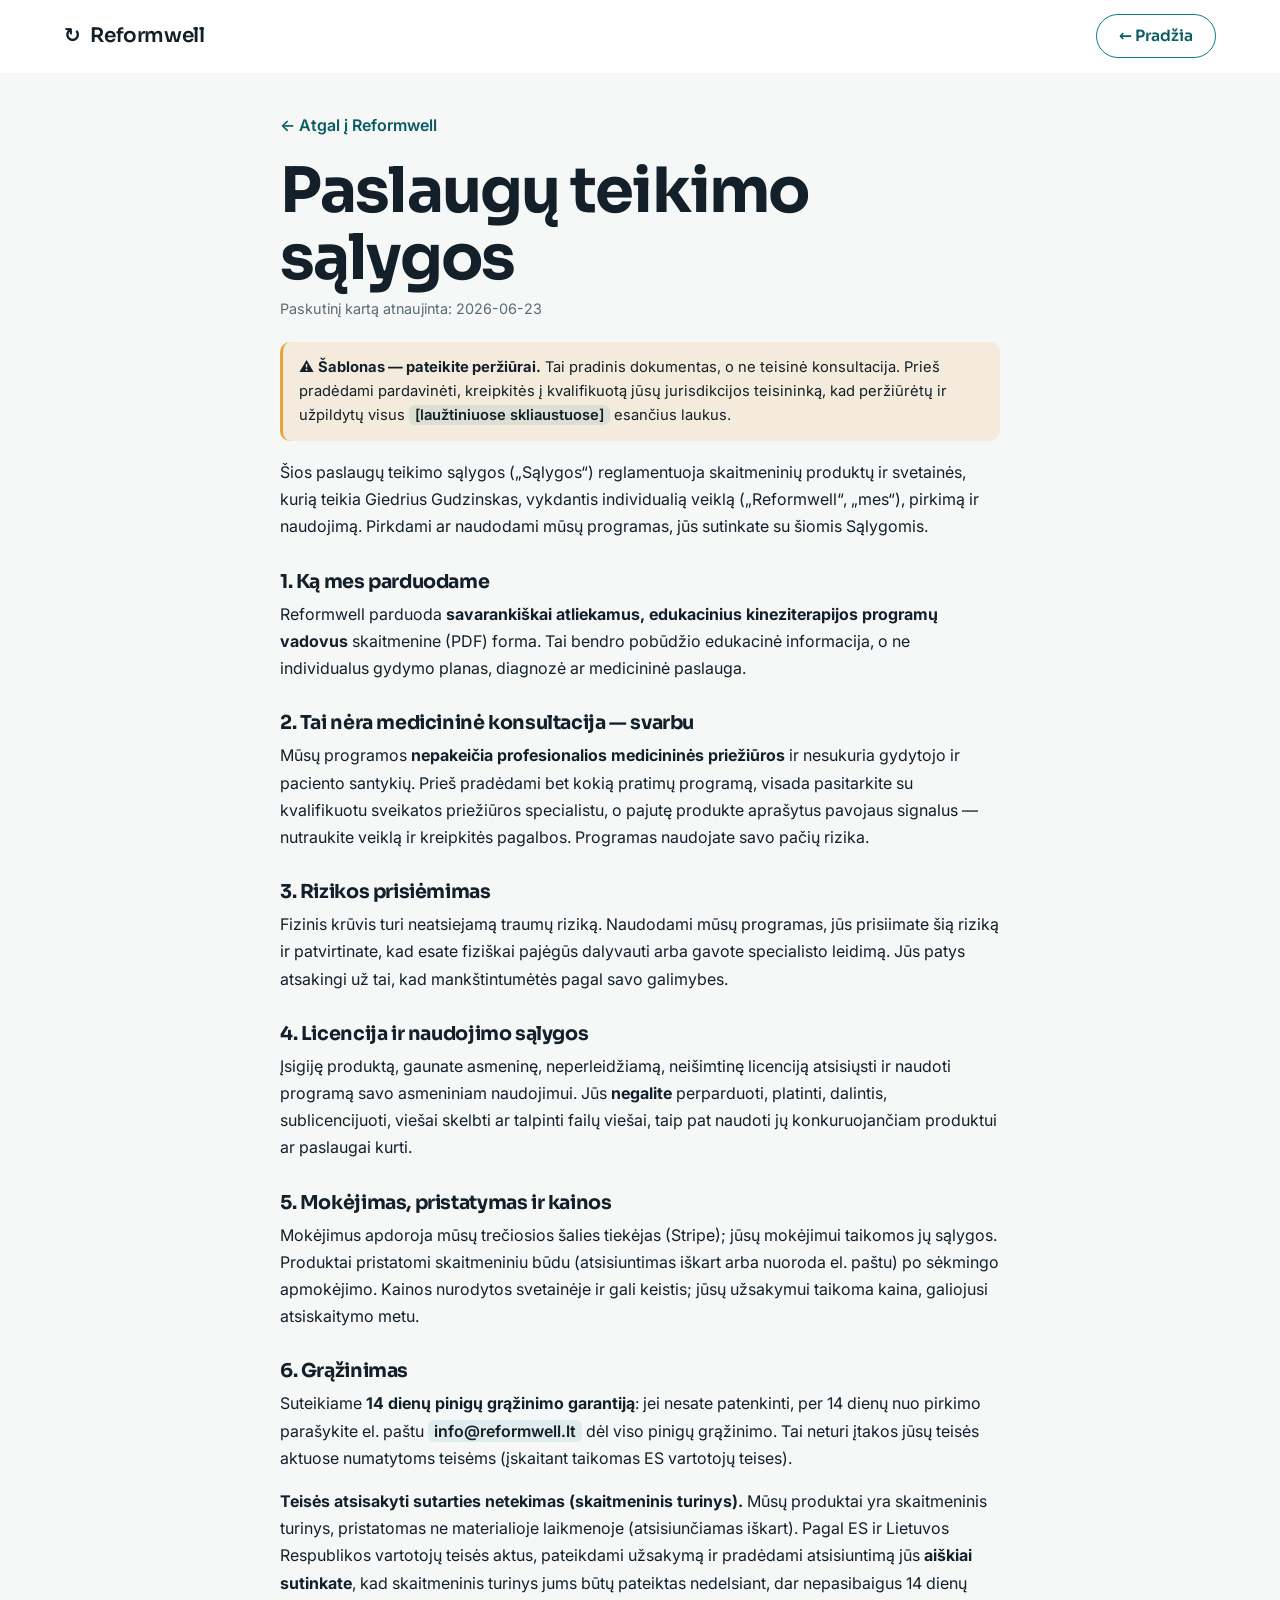
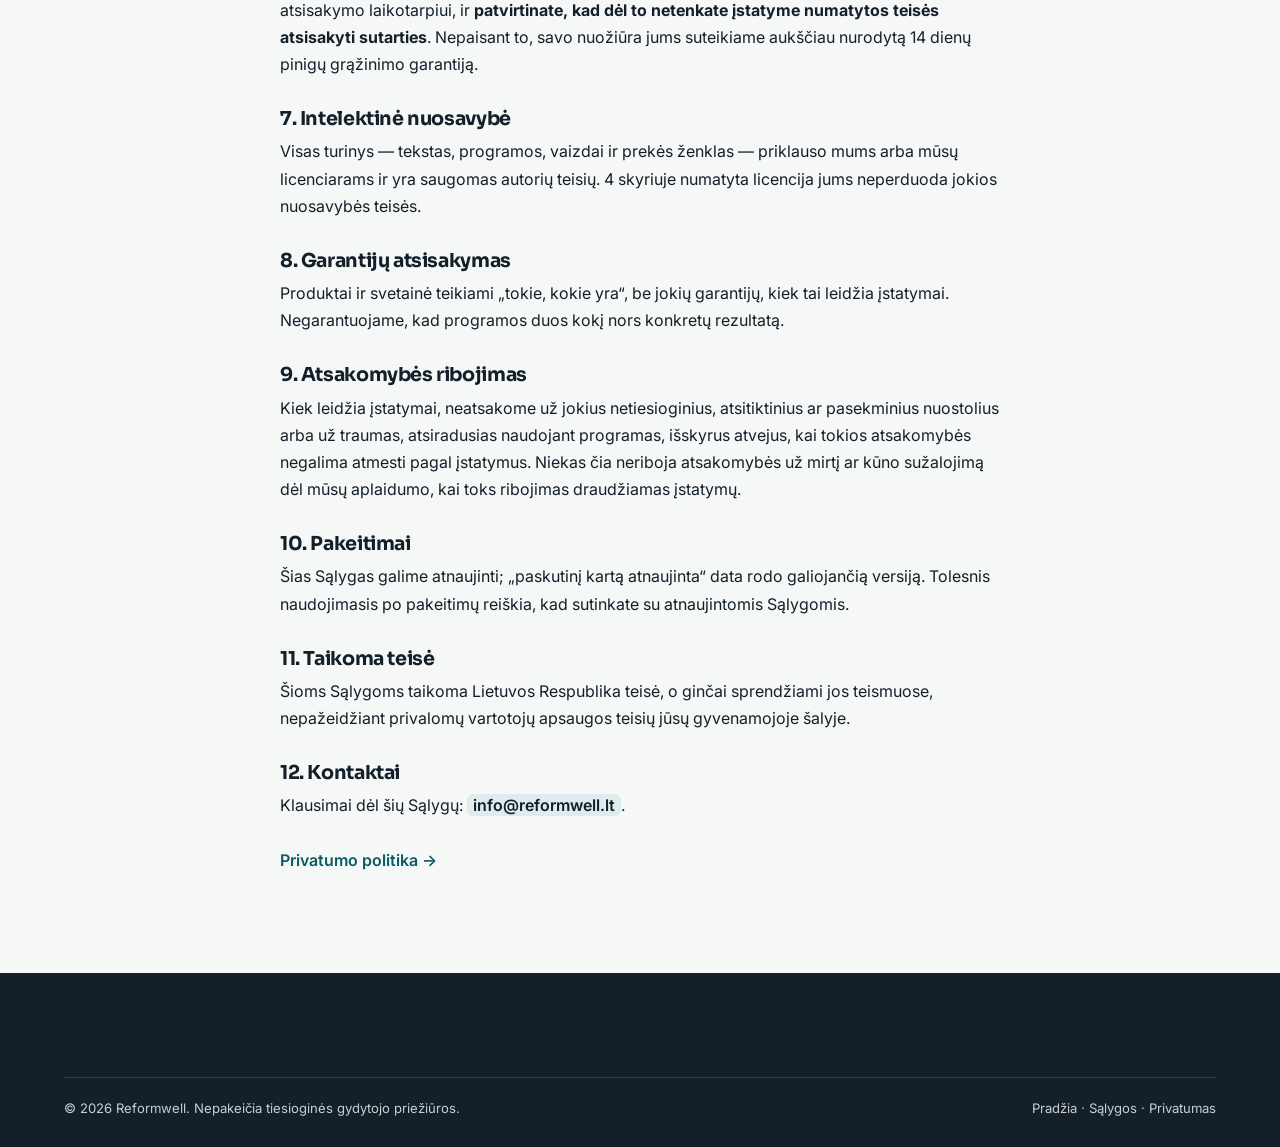
<file: terms.html>
<!DOCTYPE html>
<html lang="lt">
<head>
  <meta charset="UTF-8" />
  <meta name="viewport" content="width=device-width, initial-scale=1.0" />
  <title>Paslaugų teikimo sąlygos — Reformwell</title>
  <meta name="description" content="Reformwell paslaugų teikimo sąlygos — savarankiškai atliekamų kineziterapijos programų pirkimo ir naudojimo sąlygos." />
  <meta name="robots" content="noindex" />
  <link rel="icon" href="favicon.svg" type="image/svg+xml" />
  <link rel="preconnect" href="https://fonts.googleapis.com" />
  <link rel="preconnect" href="https://fonts.gstatic.com" crossorigin />
  <link href="https://fonts.googleapis.com/css2?family=Sora:wght@500;600;700&family=Inter:wght@400;500;600&display=swap" rel="stylesheet" />
  <link rel="stylesheet" href="styles.css" />
  <style>
    .legal{ max-width:760px; margin:0 auto; padding:40px 20px 64px; }
    .legal h1{ margin:0 0 6px; }
    .legal .updated{ color:var(--muted); font-size:.9rem; margin-bottom:22px; }
    .legal h2{ font-size:1.2rem; margin:30px 0 8px; }
    .legal p, .legal li{ color:var(--text); font-size:1rem; line-height:1.7; }
    .legal ul{ padding-left:20px; }
    .legal .note{ background:var(--accent-tint); border-left:3px solid var(--accent); border-radius:10px; padding:14px 16px; margin:18px 0; font-size:.92rem; }
    .legal a.back{ display:inline-block; margin-bottom:18px; color:var(--primary-dark); font-weight:600; text-decoration:none; }
    .legal .fill{ background:var(--primary-tint); padding:1px 6px; border-radius:6px; font-weight:600; }
  </style>
</head>
<body>
  <header class="nav" id="nav" style="position:static">
    <div class="container nav-inner">
      <a class="brand" href="index.html"><span class="mark">↻</span> Reformwell</a>
      <div class="nav-actions"><a href="index.html" class="btn btn-outline">← Pradžia</a></div>
    </div>
  </header>

  <main class="legal">
    <a class="back" href="index.html">← Atgal į Reformwell</a>
    <h1>Paslaugų teikimo sąlygos</h1>
    <div class="updated">Paskutinį kartą atnaujinta: 2026-06-23</div>

    <div class="note">⚠️ <b>Šablonas — pateikite peržiūrai.</b> Tai pradinis dokumentas, o ne teisinė konsultacija. Prieš pradėdami pardavinėti, kreipkitės į kvalifikuotą jūsų jurisdikcijos teisininką, kad peržiūrėtų ir užpildytų visus <span class="fill">[laužtiniuose skliaustuose]</span> esančius laukus.</div>

    <p>Šios paslaugų teikimo sąlygos („Sąlygos“) reglamentuoja skaitmeninių produktų ir svetainės, kurią teikia Giedrius Gudzinskas, vykdantis individualią veiklą („Reformwell“, „mes“), pirkimą ir naudojimą. Pirkdami ar naudodami mūsų programas, jūs sutinkate su šiomis Sąlygomis.</p>

    <h2>1. Ką mes parduodame</h2>
    <p>Reformwell parduoda <b>savarankiškai atliekamus, edukacinius kineziterapijos programų vadovus</b> skaitmenine (PDF) forma. Tai bendro pobūdžio edukacinė informacija, o ne individualus gydymo planas, diagnozė ar medicininė paslauga.</p>

    <h2>2. Tai nėra medicininė konsultacija — svarbu</h2>
    <p>Mūsų programos <b>nepakeičia profesionalios medicininės priežiūros</b> ir nesukuria gydytojo ir paciento santykių. Prieš pradėdami bet kokią pratimų programą, visada pasitarkite su kvalifikuotu sveikatos priežiūros specialistu, o pajutę produkte aprašytus pavojaus signalus — nutraukite veiklą ir kreipkitės pagalbos. Programas naudojate savo pačių rizika.</p>

    <h2>3. Rizikos prisiėmimas</h2>
    <p>Fizinis krūvis turi neatsiejamą traumų riziką. Naudodami mūsų programas, jūs prisiimate šią riziką ir patvirtinate, kad esate fiziškai pajėgūs dalyvauti arba gavote specialisto leidimą. Jūs patys atsakingi už tai, kad mankštintumėtės pagal savo galimybes.</p>

    <h2>4. Licencija ir naudojimo sąlygos</h2>
    <p>Įsigiję produktą, gaunate asmeninę, neperleidžiamą, neišimtinę licenciją atsisiųsti ir naudoti programą savo asmeniniam naudojimui. Jūs <b>negalite</b> perparduoti, platinti, dalintis, sublicencijuoti, viešai skelbti ar talpinti failų viešai, taip pat naudoti jų konkuruojančiam produktui ar paslaugai kurti.</p>

    <h2>5. Mokėjimas, pristatymas ir kainos</h2>
    <p>Mokėjimus apdoroja mūsų trečiosios šalies tiekėjas (Stripe); jūsų mokėjimui taikomos jų sąlygos. Produktai pristatomi skaitmeniniu būdu (atsisiuntimas iškart arba nuoroda el. paštu) po sėkmingo apmokėjimo. Kainos nurodytos svetainėje ir gali keistis; jūsų užsakymui taikoma kaina, galiojusi atsiskaitymo metu.</p>

    <h2>6. Grąžinimas</h2>
    <p>Suteikiame <b>14 dienų pinigų grąžinimo garantiją</b>: jei nesate patenkinti, per 14 dienų nuo pirkimo parašykite el. paštu <span class="fill">info@reformwell.lt</span> dėl viso pinigų grąžinimo. Tai neturi įtakos jūsų teisės aktuose numatytoms teisėms (įskaitant taikomas ES vartotojų teises).</p>

    <p><b>Teisės atsisakyti sutarties netekimas (skaitmeninis turinys).</b> Mūsų produktai yra skaitmeninis turinys, pristatomas ne materialioje laikmenoje (atsisiunčiamas iškart). Pagal ES ir Lietuvos Respublikos vartotojų teisės aktus, pateikdami užsakymą ir pradėdami atsisiuntimą jūs <b>aiškiai sutinkate</b>, kad skaitmeninis turinys jums būtų pateiktas nedelsiant, dar nepasibaigus 14 dienų atsisakymo laikotarpiui, ir <b>patvirtinate, kad dėl to netenkate įstatyme numatytos teisės atsisakyti sutarties</b>. Nepaisant to, savo nuožiūra jums suteikiame aukščiau nurodytą 14 dienų pinigų grąžinimo garantiją.</p>

    <h2>7. Intelektinė nuosavybė</h2>
    <p>Visas turinys — tekstas, programos, vaizdai ir prekės ženklas — priklauso mums arba mūsų licenciarams ir yra saugomas autorių teisių. 4 skyriuje numatyta licencija jums neperduoda jokios nuosavybės teisės.</p>

    <h2>8. Garantijų atsisakymas</h2>
    <p>Produktai ir svetainė teikiami „tokie, kokie yra“, be jokių garantijų, kiek tai leidžia įstatymai. Negarantuojame, kad programos duos kokį nors konkretų rezultatą.</p>

    <h2>9. Atsakomybės ribojimas</h2>
    <p>Kiek leidžia įstatymai, neatsakome už jokius netiesioginius, atsitiktinius ar pasekminius nuostolius arba už traumas, atsiradusias naudojant programas, išskyrus atvejus, kai tokios atsakomybės negalima atmesti pagal įstatymus. Niekas čia neriboja atsakomybės už mirtį ar kūno sužalojimą dėl mūsų aplaidumo, kai toks ribojimas draudžiamas įstatymų.</p>

    <h2>10. Pakeitimai</h2>
    <p>Šias Sąlygas galime atnaujinti; „paskutinį kartą atnaujinta“ data rodo galiojančią versiją. Tolesnis naudojimasis po pakeitimų reiškia, kad sutinkate su atnaujintomis Sąlygomis.</p>

    <h2>11. Taikoma teisė</h2>
    <p>Šioms Sąlygoms taikoma Lietuvos Respublika teisė, o ginčai sprendžiami jos teismuose, nepažeidžiant privalomų vartotojų apsaugos teisių jūsų gyvenamojoje šalyje.</p>

    <h2>12. Kontaktai</h2>
    <p>Klausimai dėl šių Sąlygų: <span class="fill">info@reformwell.lt</span>.</p>

    <p style="margin-top:28px"><a class="back" href="privacy.html">Privatumo politika →</a></p>
  </main>

  <footer class="footer">
    <div class="container">
      <div class="footer-bottom">
        <span>© 2026 Reformwell. Nepakeičia tiesioginės gydytojo priežiūros.</span>
        <span><a href="index.html">Pradžia</a> · <a href="terms.html">Sąlygos</a> · <a href="privacy.html">Privatumas</a></span>
      </div>
    </div>
  </footer>
</body>
</html>
</file>
<file: styles.css>
/* Reformwell — design system
   Generated palette/typography from the brand workflow. */

:root {
  --primary: #0E7C86;
  --primary-dark: #0A5B63;
  --primary-tint: rgba(14, 124, 134, 0.10);
  --accent: #E8A33D;
  --accent-tint: rgba(232, 163, 61, 0.15);
  --bg: #F6F8F8;
  --surface: #FFFFFF;
  --text: #13202A;
  --muted: #5B6B73;
  --border: #DCE4E5;
  --success: #2E7D5B;
  --success-tint: rgba(46, 125, 91, 0.12);

  --radius-sm: 10px;
  --radius: 16px;
  --radius-lg: 20px;
  --radius-pill: 999px;

  --shadow-sm: 0 1px 3px rgba(19, 32, 42, 0.07);
  --shadow-md: 0 4px 20px rgba(19, 32, 42, 0.10);
  --shadow-lg: 0 16px 48px rgba(14, 124, 134, 0.14);
  --shadow-glow: 0 4px 24px rgba(14, 124, 134, 0.30);

  --maxw: 1200px;
  --readw: 680px;

  --font-head: 'Sora', system-ui, sans-serif;
  --font-body: 'Inter', system-ui, sans-serif;
}

* { box-sizing: border-box; }

html { scroll-behavior: smooth; }

body {
  margin: 0;
  font-family: var(--font-body);
  color: var(--text);
  background: var(--bg);
  line-height: 1.6;
  -webkit-font-smoothing: antialiased;
}

h1, h2, h3, h4 { font-family: var(--font-head); font-weight: 700; line-height: 1.15; margin: 0 0 .4em; }
h1 { font-size: clamp(2.4rem, 5.5vw, 3.9rem); letter-spacing: -0.03em; line-height: 1.08; }
h2 { font-size: clamp(1.7rem, 3.5vw, 2.4rem); letter-spacing: -0.02em; }
h3 { font-size: 1.2rem; font-weight: 600; }
p { margin: 0 0 1rem; }
a { color: var(--primary-dark); text-decoration: none; }
a:hover { text-decoration: underline; }
img { max-width: 100%; display: block; }

.container { max-width: var(--maxw); margin: 0 auto; padding: 0 24px; }
.section { padding: 96px 0; }
.section--tight { padding: 64px 0; }
.section--surface { background: var(--surface); }
.narrow { max-width: var(--readw); }
.center { text-align: center; }
.muted { color: var(--muted); }

@media (max-width: 720px) {
  .section { padding: 64px 0; }
}

/* Eyebrow + section headers */
.eyebrow {
  display: inline-block;
  text-transform: uppercase;
  font-size: 12px;
  font-weight: 600;
  letter-spacing: 0.08em;
  color: var(--primary);
  background: var(--primary-tint);
  padding: 6px 12px;
  border-radius: var(--radius-pill);
  margin-bottom: 16px;
}
.section-head { max-width: 720px; margin-bottom: 48px; }
.section-head.center { margin-left: auto; margin-right: auto; }
.section-head p { font-size: 1.05rem; color: var(--muted); }

/* Buttons */
.btn {
  display: inline-flex; align-items: center; justify-content: center; gap: 8px;
  font-family: var(--font-head); font-weight: 600; font-size: 0.97rem;
  min-height: 44px; padding: 0 22px; border-radius: var(--radius-sm);
  border: 1.5px solid transparent; cursor: pointer; transition: all .18s ease;
  text-decoration: none; white-space: nowrap;
}
.btn:hover { text-decoration: none; }
.btn-primary { background: var(--primary); color: #fff; border-radius: var(--radius-pill); box-shadow: var(--shadow-glow); }
.btn-primary:hover { background: var(--primary-dark); transform: translateY(-2px); box-shadow: 0 8px 28px rgba(14,124,134,0.40); }
.btn-outline { background: transparent; border-color: var(--primary); color: var(--primary-dark); border-radius: var(--radius-pill); }
.btn-outline:hover { background: var(--primary-tint); transform: translateY(-1px); }
.btn-ghost { background: transparent; color: var(--muted); }
.btn-ghost:hover { background: var(--bg); }
.btn-accent { background: var(--accent); color: var(--text); }
.btn-accent:hover { filter: brightness(0.96); transform: translateY(-1px); }
.btn-block { width: 100%; }
.btn:focus-visible { outline: 3px solid rgba(14,124,134,0.35); outline-offset: 2px; }

/* Pills / badges */
.pill {
  display: inline-flex; align-items: center; gap: 6px;
  font-size: 12.5px; font-weight: 600; padding: 5px 12px; border-radius: var(--radius-pill);
  border: 1px solid var(--border); color: var(--muted); background: var(--surface);
}
.pill--primary { background: var(--primary-tint); color: var(--primary-dark); border-color: transparent; }
.pill--accent { background: var(--accent-tint); color: #8A5A12; border-color: transparent; }
.pill--success { background: var(--success-tint); color: var(--success); border-color: transparent; }

/* Nav */
.nav {
  position: sticky; top: 0; z-index: 50; background: rgba(255,255,255,0.92);
  backdrop-filter: blur(8px); border-bottom: 1px solid transparent; transition: border-color .2s, box-shadow .2s;
}
.nav.scrolled { border-color: var(--border); box-shadow: var(--shadow-sm); }
.nav-inner { display: flex; align-items: center; justify-content: space-between; height: 72px; }
.brand { display: flex; align-items: center; gap: 10px; font-family: var(--font-head); font-weight: 600; letter-spacing: -0.02em; font-size: 1.25rem; color: var(--text); }
.brand:hover { text-decoration: none; }
.nav-links { display: flex; align-items: center; gap: 28px; }
.nav-links a { color: var(--text); font-weight: 500; font-size: 0.95rem; position: relative; }
.nav-links a::after { content: ''; position: absolute; bottom: -3px; left: 0; right: 0; height: 2px; background: var(--primary); border-radius: 2px; transform: scaleX(0); transform-origin: left; transition: transform .22s ease; }
.nav-links a:hover { color: var(--primary-dark); text-decoration: none; }
.nav-links a:hover::after { transform: scaleX(1); }
.nav-actions { display: flex; align-items: center; gap: 12px; }
.cart-btn { position: relative; background: var(--primary-tint); border: none; width: 44px; height: 44px; border-radius: var(--radius-sm); cursor: pointer; font-size: 18px; color: var(--primary-dark); }
.cart-count { position: absolute; top: -6px; right: -6px; background: var(--accent); color: var(--text); font-size: 11px; font-weight: 700; min-width: 18px; height: 18px; border-radius: 999px; display: grid; place-items: center; padding: 0 4px; }
.cart-count[hidden] { display: none; }
.nav-toggle { display: none; background: none; border: none; font-size: 26px; cursor: pointer; color: var(--text); }

@media (max-width: 900px) {
  .nav-links { display: none; }
  .nav-toggle { display: block; }
  .nav-links.open {
    display: flex; flex-direction: column; position: absolute; top: 72px; left: 0; right: 0;
    background: var(--surface); padding: 16px 24px 24px; gap: 18px; border-bottom: 1px solid var(--border); box-shadow: var(--shadow-md);
  }
}

/* Thin accent bar under the nav (same teal as the old trust strip) */
.accent-bar { height: 6px; background: var(--primary-dark); }

/* Trust row — relocated to the pricing section (point of decision) */
.trust-row { display: flex; flex-wrap: wrap; gap: 10px 28px; justify-content: center; margin-top: 40px; font-size: 13.5px; color: var(--muted); }
.trust-row span { display: inline-flex; align-items: center; gap: 7px; }

/* Stats bar */
.stats-bar { background: var(--surface); border-bottom: 1px solid var(--border); }
.stats-bar .container { display: flex; align-items: center; justify-content: center; gap: 0; padding-top: 18px; padding-bottom: 18px; flex-wrap: wrap; }
.stat { display: flex; flex-direction: column; align-items: center; padding: 0 32px; }
.stat-n { font-family: var(--font-head); font-weight: 700; font-size: 1.7rem; color: var(--primary); line-height: 1; }
.stat-l { font-size: 0.78rem; color: var(--muted); text-transform: uppercase; letter-spacing: 0.06em; margin-top: 3px; }
.stat-div { width: 1px; height: 36px; background: var(--border); }
@media (max-width: 560px) { .stat { padding: 0 18px; } .stat-n { font-size: 1.35rem; } .stat-div { height: 28px; } }

/* Hero */
.hero { position: relative; overflow: hidden; background: linear-gradient(160deg, #dff5f7 0%, #eef7f8 35%, var(--bg) 70%); }
.hero::before {
  content: ''; position: absolute; top: -150px; right: -150px; width: 700px; height: 700px;
  background: radial-gradient(circle, rgba(14,124,134,0.13), transparent 65%); pointer-events: none;
}
.hero::after {
  content: ''; position: absolute; bottom: -100px; left: -100px; width: 500px; height: 500px;
  background: radial-gradient(circle, rgba(232,163,61,0.07), transparent 65%); pointer-events: none;
}
.hero-grid { display: grid; grid-template-columns: 1.05fr 0.95fr; gap: 56px; align-items: center; padding: 80px 0; }
.hero h1 { margin-bottom: 20px; }
.hero-sub { font-size: 1.18rem; color: var(--muted); margin-bottom: 28px; max-width: 540px; }
.hero-cta { display: flex; flex-wrap: wrap; gap: 14px; margin-bottom: 28px; }
.hero-media { position: relative; }
.hero-card-img {
  background: var(--primary-tint); border-radius: var(--radius-lg);
  aspect-ratio: 3/4; box-shadow: var(--shadow-lg);
  position: relative; overflow: hidden;
}
.hero-card-img img { width: 100%; height: 100%; object-fit: cover; object-position: center top; }
.hero-card-img .body-icon { font-size: 120px; opacity: 0.92; }
.float-card {
  position: absolute; bottom: 24px; left: -24px; border-radius: var(--radius);
  background: rgba(255,255,255,0.82); backdrop-filter: blur(14px); -webkit-backdrop-filter: blur(14px);
  box-shadow: 0 8px 32px rgba(14,124,134,0.18); padding: 16px 18px; width: 230px; border: 1px solid rgba(255,255,255,0.7);
}
.float-card .fc-top { display: flex; align-items: center; gap: 8px; font-size: 13px; color: var(--muted); margin-bottom: 8px; }
.float-card .fc-bar { height: 7px; background: var(--bg); border-radius: 999px; overflow: hidden; }
.float-card .fc-bar i { display: block; height: 100%; width: 33%; background: var(--primary); }
.float-card .fc-title { font-family: var(--font-head); font-weight: 600; font-size: 14px; margin-top: 10px; }

@media (max-width: 900px) {
  .hero-grid { grid-template-columns: 1fr; gap: 32px; padding: 40px 0; }
  /* Text first on mobile: headline + CTA above the fold, image follows. */
  .hero-media { max-width: 340px; margin: 0 auto; }
  .float-card { left: auto; right: 12px; }
}

/* Value props */
.grid-3 { display: grid; grid-template-columns: repeat(3, 1fr); gap: 24px; }
.grid-2 { display: grid; grid-template-columns: repeat(2, 1fr); gap: 24px; }
@media (max-width: 900px) { .grid-3 { grid-template-columns: 1fr; } .grid-2 { grid-template-columns: 1fr; } }

.feature {
  background: var(--surface); border: 1px solid var(--border); border-radius: var(--radius);
  padding: 28px; box-shadow: var(--shadow-sm); transition: transform .22s ease, box-shadow .22s ease, border-color .22s ease;
}
.feature:hover { transform: translateY(-5px); box-shadow: var(--shadow-md); border-color: var(--primary); }
.feature .ficon { color: var(--primary); width: 64px; height: 64px; display: grid; place-items: center; background: linear-gradient(135deg, var(--primary-tint), rgba(14,124,134,0.04)); border-radius: 18px; margin-bottom: 20px; box-shadow: 0 2px 8px rgba(14,124,134,0.12); }
.feature .ficon svg { width: 28px; height: 28px; }
.feature h3 { margin-bottom: 8px; }
.feature p { color: var(--muted); margin: 0; font-size: 0.96rem; }

/* How it works */
.steps { display: grid; grid-template-columns: repeat(4, 1fr); gap: 20px; counter-reset: step; }
@media (max-width: 900px) { .steps { grid-template-columns: 1fr; } }
.step { background: var(--surface); border: 1px solid var(--border); border-radius: var(--radius); padding: 24px; }
.step .num { width: 34px; height: 34px; border-radius: 999px; background: var(--primary); color: #fff; font-family: var(--font-head); font-weight: 700; display: grid; place-items: center; margin-bottom: 14px; }
.step h3 { font-size: 1.05rem; margin-bottom: 8px; }
.step p { color: var(--muted); font-size: 0.92rem; margin: 0; }

/* Program catalog cards */
.cards { display: grid; grid-template-columns: repeat(3, 1fr); gap: 24px; }
@media (max-width: 1000px) { .cards { grid-template-columns: repeat(2, 1fr); } }
@media (max-width: 680px) { .cards { grid-template-columns: 1fr; } }

.pcard {
  background: var(--surface); border: 1px solid var(--border); border-radius: var(--radius);
  box-shadow: var(--shadow-sm); padding: 0; display: flex; flex-direction: column; overflow: hidden;
  transition: transform .15s ease, box-shadow .15s ease, border-color .15s ease;
}
.pcard:hover { transform: translateY(-6px); box-shadow: 0 20px 48px rgba(14,124,134,0.16); border-color: var(--primary); }
.pcard-banner { height: 96px; background: linear-gradient(135deg, var(--primary), var(--primary-dark)); display: grid; place-items: center; color: rgba(255,255,255,0.9); }
.pcard-banner svg { width: 40px; height: 40px; }
.pcard-meta svg { width: 14px; height: 14px; flex-shrink: 0; }
.pcard-body { padding: 22px; display: flex; flex-direction: column; flex: 1; }
.pcard-tags { display: flex; gap: 8px; flex-wrap: wrap; margin-bottom: 12px; }
.pcard h3 { margin-bottom: 8px; }
.pcard .desc { color: var(--muted); font-size: 0.93rem; flex: 1; }
.pcard-meta { display: flex; gap: 16px; margin: 14px 0; font-size: 0.85rem; color: var(--muted); flex-wrap: wrap; }
.pcard-meta span { display: inline-flex; align-items: center; gap: 5px; }
.pcard-foot { display: flex; align-items: center; justify-content: space-between; margin-top: auto; padding-top: 14px; border-top: 1px solid var(--border); }
.pcard-foot .from { font-size: 0.8rem; color: var(--muted); }
.pcard-foot .price { font-family: var(--font-head); font-weight: 700; font-size: 1.15rem; color: var(--text); }

/* Pricing tiers */
.tiers { display: grid; grid-template-columns: repeat(3, 1fr); gap: 24px; align-items: stretch; }
@media (max-width: 900px) { .tiers { grid-template-columns: 1fr; } }
.tier { background: var(--surface); border: 1px solid var(--border); border-radius: var(--radius); padding: 32px; display: flex; flex-direction: column; }
.tier.popular { background: linear-gradient(var(--surface), var(--surface)) padding-box, linear-gradient(135deg, var(--primary), var(--accent)) border-box; border: 2px solid transparent; box-shadow: var(--shadow-lg); position: relative; }
.tier.popular .pop-badge { position: absolute; top: -13px; left: 50%; transform: translateX(-50%); }
.tier h3 { font-size: 1.15rem; }
.tier .price { font-family: var(--font-head); font-weight: 700; font-size: 2.4rem; margin: 8px 0 4px; }
.tier .price small { font-size: 0.95rem; font-weight: 500; color: var(--muted); }
.tier .tdesc { color: var(--muted); font-size: 0.92rem; min-height: 42px; }
.tier ul { list-style: none; padding: 0; margin: 20px 0; flex: 1; }
.tier li { display: flex; gap: 10px; align-items: flex-start; padding: 7px 0; font-size: 0.92rem; }
.tier li::before { content: ''; flex-shrink: 0; width: 6px; height: 11px; margin-top: 3px; border: solid var(--success); border-width: 0 2.5px 2.5px 0; transform: rotate(45deg); }
.tier .guarantee { text-align: center; font-size: 0.82rem; color: var(--muted); margin-top: 12px; }

/* Testimonials */
.quotes { display: grid; grid-template-columns: repeat(3, 1fr); gap: 24px; }
@media (max-width: 900px) { .quotes { grid-template-columns: 1fr; } }
.quote { background: var(--surface); border: 1px solid var(--border); border-radius: var(--radius); padding: 28px; margin: 0; position: relative; overflow: hidden; transition: transform .2s ease, box-shadow .2s ease; }
.quote:hover { transform: translateY(-3px); box-shadow: var(--shadow-md); }
.quote::before { content: '\201C'; font-family: Georgia, serif; font-size: 6rem; color: var(--primary); opacity: 0.10; position: absolute; top: -8px; left: 16px; line-height: 1; pointer-events: none; }
.quote-text { margin: 0 0 16px; font-size: 0.98rem; line-height: 1.65; position: relative; color: var(--text); }
.quote-cite { font-style: normal; display: block; font-family: var(--font-head); font-size: 0.85rem; color: var(--muted); }

/* Accordion (FAQ / program detail) */
.accordion { border-top: 1px solid var(--border); }
.acc-item { border-bottom: 1px solid var(--border); }
.acc-q { width: 100%; text-align: left; background: none; border: none; cursor: pointer; padding: 20px 0; font-family: var(--font-head); font-weight: 600; font-size: 1.02rem; color: var(--text); display: flex; justify-content: space-between; align-items: center; gap: 16px; }
.acc-q .chev { transition: transform .2s; color: var(--muted); }
.acc-item.open .chev { transform: rotate(180deg); }
.acc-a { max-height: 0; overflow: hidden; transition: max-height .25s ease; }
.acc-a p { color: var(--muted); padding-bottom: 20px; margin: 0; }

/* Disclaimer band */
.disclaimer-band { background: #FFF8EC; border-top: 1px solid #F0E2C4; border-bottom: 1px solid #F0E2C4; }
.disclaimer-band .container { display: flex; gap: 16px; align-items: flex-start; padding: 24px; }
.disclaimer-band p { margin: 0; font-size: 0.9rem; color: #6b5a32; }

/* Footer */
.footer { background: var(--text); color: rgba(255,255,255,0.78); padding: 64px 0 28px; }
.footer a { color: rgba(255,255,255,0.78); }
.footer a:hover { color: #fff; }
.footer-grid { display: grid; grid-template-columns: 1.6fr 1fr 1fr 1fr; gap: 32px; }
@media (max-width: 900px) { .footer-grid { grid-template-columns: 1fr 1fr; } }
.footer h4 { color: #fff; font-size: 0.95rem; margin-bottom: 14px; }
.footer ul { list-style: none; padding: 0; margin: 0; }
.footer li { padding: 5px 0; font-size: 0.9rem; }
.footer .fbrand { font-family: var(--font-head); font-weight: 700; font-size: 1.3rem; color: #fff; margin-bottom: 10px; display: flex; gap: 10px; align-items: center; }
.footer-bottom { border-top: 1px solid rgba(255,255,255,0.12); margin-top: 40px; padding-top: 20px; font-size: 0.82rem; display: flex; justify-content: space-between; flex-wrap: wrap; gap: 12px; }

/* Cart drawer */
.overlay { position: fixed; inset: 0; background: rgba(19,32,42,0.45); opacity: 0; visibility: hidden; transition: opacity .2s; z-index: 90; }
.overlay.open { opacity: 1; visibility: visible; }
.drawer { position: fixed; top: 0; right: 0; height: 100%; width: 400px; max-width: 92vw; background: var(--surface); z-index: 100; transform: translateX(100%); transition: transform .25s ease; display: flex; flex-direction: column; box-shadow: var(--shadow-lg); }
.drawer.open { transform: translateX(0); }
.drawer-head { display: flex; align-items: center; justify-content: space-between; padding: 20px 22px; border-bottom: 1px solid var(--border); }
.drawer-head h3 { margin: 0; }
.drawer-close { background: none; border: none; font-size: 24px; cursor: pointer; color: var(--muted); }
.drawer-body { flex: 1; overflow-y: auto; padding: 16px 22px; }
.cart-line { display: flex; gap: 12px; padding: 14px 0; border-bottom: 1px solid var(--border); }
.cart-line .cl-main { flex: 1; }
.cart-line .cl-title { font-family: var(--font-head); font-weight: 600; font-size: 0.95rem; }
.cart-line .cl-sub { font-size: 0.8rem; color: var(--muted); }
.cart-line .cl-price { font-family: var(--font-head); font-weight: 600; }
.cart-line .cl-remove { background: none; border: none; color: var(--muted); cursor: pointer; font-size: 0.8rem; text-decoration: underline; padding: 0; margin-top: 4px; }
.cart-empty { text-align: center; color: var(--muted); padding: 48px 0; }
.drawer-foot { padding: 20px 22px; border-top: 1px solid var(--border); }
.cart-total { display: flex; justify-content: space-between; font-family: var(--font-head); font-weight: 700; font-size: 1.2rem; margin-bottom: 14px; }

/* Modal */
.modal { position: fixed; inset: 0; z-index: 110; display: none; align-items: center; justify-content: center; padding: 24px; }
.modal.open { display: flex; }
.modal-box { background: var(--surface); border-radius: var(--radius-lg); max-width: 560px; width: 100%; max-height: 86vh; overflow-y: auto; box-shadow: var(--shadow-lg); padding: 32px; position: relative; }
.modal-box h3 { margin-bottom: 12px; }
.modal-box pre { white-space: pre-wrap; font-family: var(--font-body); font-size: 0.9rem; color: var(--muted); background: var(--bg); padding: 16px; border-radius: var(--radius-sm); }
.modal-close { position: absolute; top: 16px; right: 18px; background: none; border: none; font-size: 24px; cursor: pointer; color: var(--muted); }

/* Program detail page */
.detail-hero { background: var(--surface); border-bottom: 1px solid var(--border); }
.detail-hero .container { padding-top: 48px; padding-bottom: 48px; }
.breadcrumb { font-size: 0.85rem; color: var(--muted); margin-bottom: 16px; }
.detail-grid { display: grid; grid-template-columns: 1fr 340px; gap: 40px; align-items: start; }
@media (max-width: 900px) { .detail-grid { grid-template-columns: 1fr; } }
.buy-box { background: var(--surface); border: 1px solid var(--border); border-radius: var(--radius); padding: 24px; box-shadow: var(--shadow-md); position: sticky; top: 92px; }
.buy-option { border: 1.5px solid var(--border); border-radius: var(--radius-sm); padding: 16px; margin-bottom: 12px; cursor: pointer; transition: border-color .15s, background .15s; }
.buy-option:hover, .buy-option.sel { border-color: var(--primary); background: var(--primary-tint); }
.buy-option .bo-top { display: flex; justify-content: space-between; align-items: center; }
.buy-option .bo-name { font-family: var(--font-head); font-weight: 600; }
.buy-option .bo-price { font-family: var(--font-head); font-weight: 700; font-size: 1.1rem; }
.buy-option .bo-meta { font-size: 0.82rem; color: var(--muted); margin-top: 4px; }

.tabs { display: inline-flex; background: var(--primary-tint); border-radius: var(--radius-pill); padding: 4px; margin: 8px 0 28px; }
.tab { border: none; background: none; cursor: pointer; padding: 9px 20px; border-radius: var(--radius-pill); font-family: var(--font-head); font-weight: 600; font-size: 0.92rem; color: var(--primary-dark); }
.tab.active { background: var(--surface); box-shadow: var(--shadow-sm); }

.phase { background: var(--surface); border: 1px solid var(--border); border-radius: var(--radius); padding: 24px; margin-bottom: 20px; }
.phase-head { display: flex; flex-wrap: wrap; gap: 10px; align-items: center; margin-bottom: 6px; }
.phase-head h3 { margin: 0; }
.phase .focus { color: var(--muted); font-size: 0.92rem; margin-bottom: 16px; }
.ex { border-top: 1px solid var(--border); padding: 16px 0; display: flex; gap: 18px; align-items: flex-start; }
.ex:last-child { padding-bottom: 0; }
.ex-body { flex: 1; min-width: 0; }
.ex-media { flex: 0 0 132px; width: 132px; height: 132px; border-radius: var(--radius-sm);
  overflow: hidden; background: var(--primary-tint); position: relative; }
.ex-img { width: 100%; height: 100%; object-fit: cover; display: block; }
/* placeholder mark shown until the exercise image exists (or if it fails to load) */
.ex-media.is-empty::after { content: ""; position: absolute; inset: 0; opacity: .35;
  background: center/40px no-repeat url("data:image/svg+xml,%3Csvg xmlns='http://www.w3.org/2000/svg' viewBox='0 0 24 24' fill='none' stroke='%235B6B73' stroke-width='1.5' stroke-linecap='round' stroke-linejoin='round'%3E%3Cpath d='m6.5 6.5 11 11'/%3E%3Cpath d='m21 21-1-1'/%3E%3Cpath d='m3 3 1 1'/%3E%3Cpath d='m18 22 4-4'/%3E%3Cpath d='m2 6 4-4'/%3E%3Cpath d='m3 10 7-7'/%3E%3Cpath d='m14 21 7-7'/%3E%3C/svg%3E"); }
/* Lock gate — shown after free preview exercises */
.lock-gate { text-align: center; padding: 32px 24px; margin-top: 8px;
  border: 2px dashed var(--border); border-radius: 16px;
  background: linear-gradient(to bottom, transparent, var(--surface)); }
.lock-icon { color: var(--muted); margin-bottom: 10px; line-height: 0; }
.lock-icon svg { width: 34px; height: 34px; }
.lock-msg { color: var(--muted); margin-bottom: 20px; font-size: 1rem; line-height: 1.5; }
.lock-msg strong { color: var(--text); }
@media (max-width: 560px) {
  .ex { gap: 14px; }
  .ex-media { flex-basis: 88px; width: 88px; height: 88px; }
}
.ex-head { display: flex; justify-content: space-between; gap: 12px; flex-wrap: wrap; }
.ex-name { font-family: var(--font-head); font-weight: 600; }
.ex-dose { font-size: 0.85rem; color: var(--primary-dark); font-weight: 600; white-space: nowrap; }
.ex-row { font-size: 0.92rem; margin-top: 6px; }
.ex-row b { color: var(--text); }
.ex-row.why { color: var(--muted); }

.info-list { list-style: none; padding: 0; margin: 0; }
.info-list li { padding: 8px 0 8px 28px; position: relative; font-size: 0.95rem; }
.info-list li::before { content: ''; position: absolute; left: 0; top: 14px; width: 8px; height: 8px; border-radius: 999px; background: var(--primary); }
.info-list.warn li::before { background: var(--accent); }
.callout { background: var(--bg); border-left: 4px solid var(--primary); border-radius: var(--radius-sm); padding: 18px 20px; margin: 20px 0; }
.callout.warn { border-left-color: var(--accent); background: #FFF8EC; }
.callout h4 { margin: 0 0 8px; font-family: var(--font-head); }
.callout p, .callout li { color: #4a5560; font-size: 0.92rem; }

.reveal { opacity: 0; transform: translateY(16px); transition: opacity .5s ease, transform .5s ease; }
.reveal.in { opacity: 1; transform: none; }
@media (prefers-reduced-motion: reduce) {
  * { transition: none !important; animation: none !important; scroll-behavior: auto !important; }
  .reveal { opacity: 1; transform: none; }
}

/* ---- Inline SVG icon sizing (replaces former emoji/Unicode glyphs) ---- */
.cart-btn { display: grid; place-items: center; }
.cart-btn svg { width: 20px; height: 20px; }
.nav-toggle svg { width: 26px; height: 26px; display: block; }
.trust-row span svg.ic-check { width: 14px; height: 14px; flex-shrink: 0; color: var(--success); }
.drawer-close svg, .modal-close svg { width: 22px; height: 22px; display: block; }
.acc-q .chev svg { width: 18px; height: 18px; display: block; }
.meta-ic { width: 15px; height: 15px; vertical-align: -3px; margin-right: 5px; }

/* Hero attributed pull quote (replaces the star line) */
.hero-quote { margin: 8px 0 0; padding-left: 14px; border-left: 2px solid var(--border); max-width: 460px; font-style: italic; color: var(--muted); font-size: 0.98rem; line-height: 1.5; }
.hero-quote cite { display: block; margin-top: 6px; font-style: normal; font-size: 0.85rem; color: var(--text); }

/* Float card progress tag (replaces the chart emoji) */
.fc-tag { display: inline-block; font-size: 10px; font-weight: 700; text-transform: uppercase; letter-spacing: 0.06em; color: var(--primary-dark); background: var(--primary-tint); padding: 2px 7px; border-radius: var(--radius-pill); margin-right: 6px; vertical-align: 1px; }
</file>
